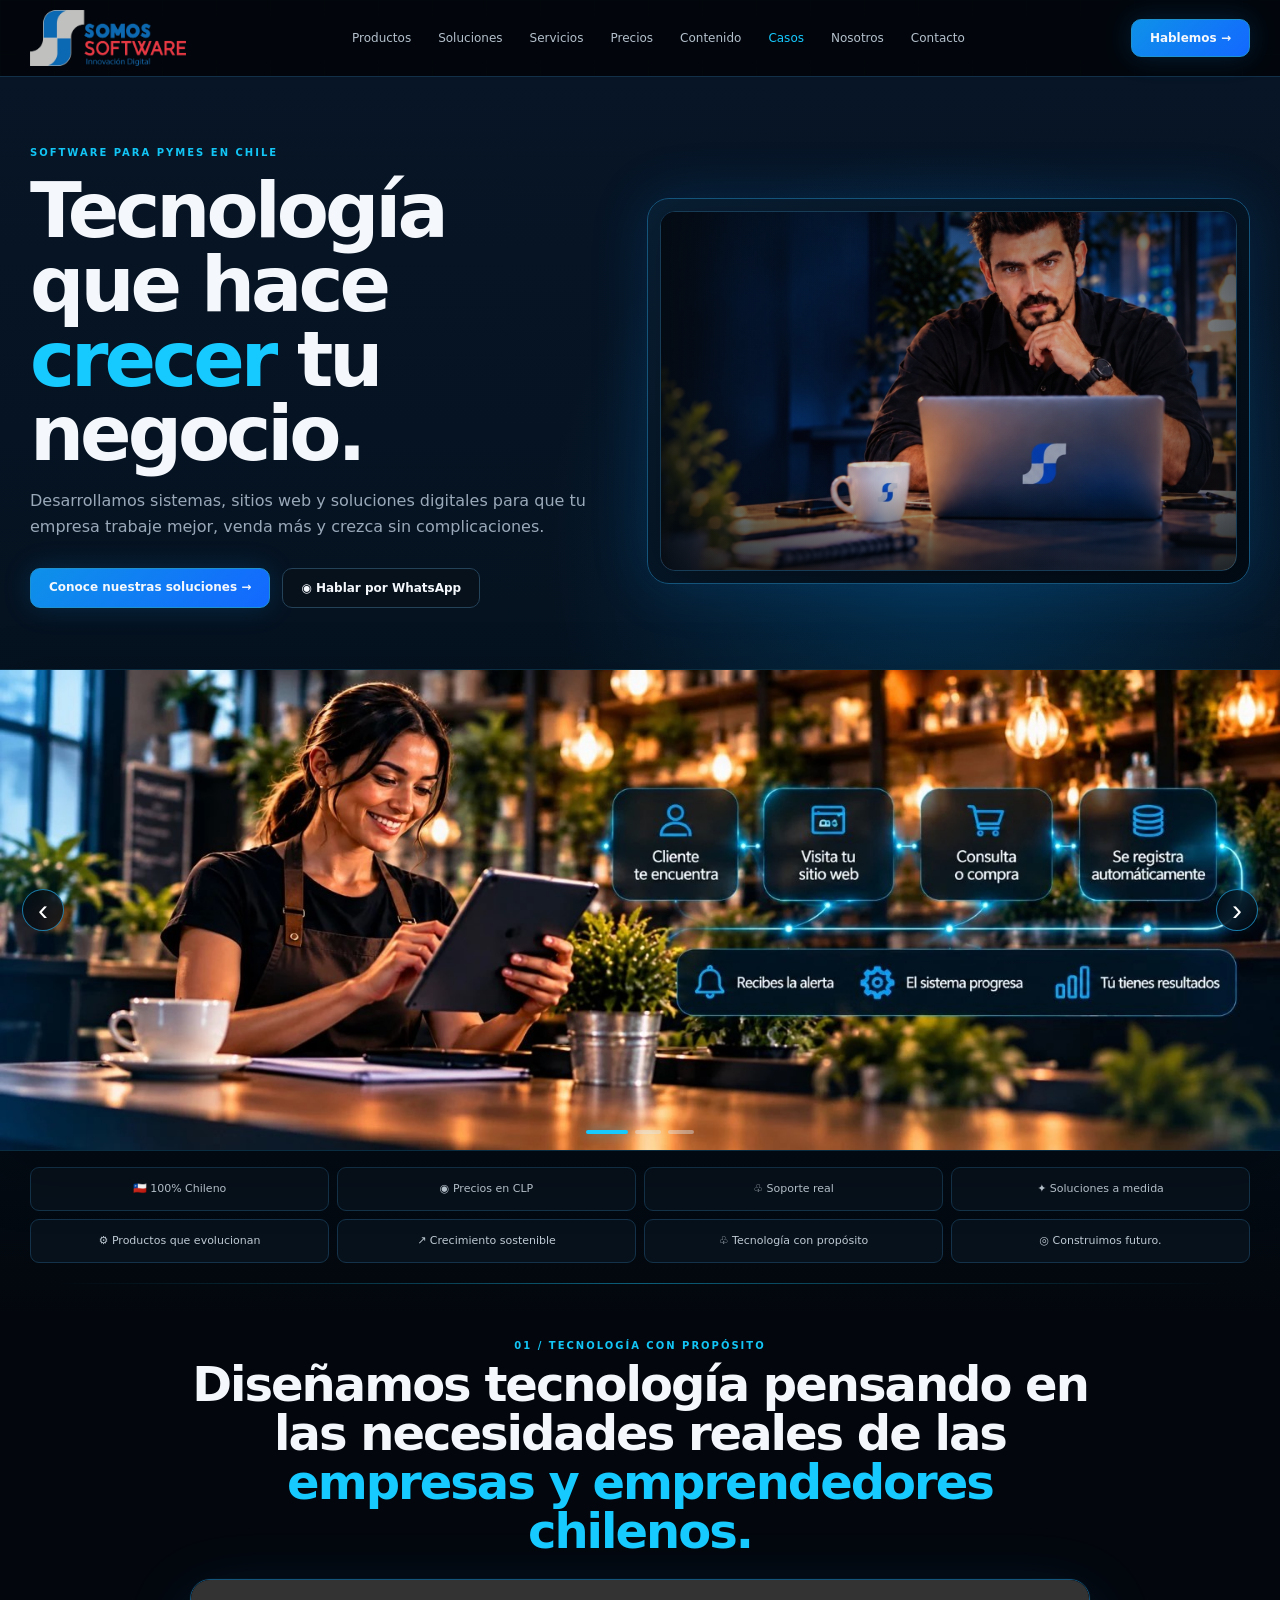
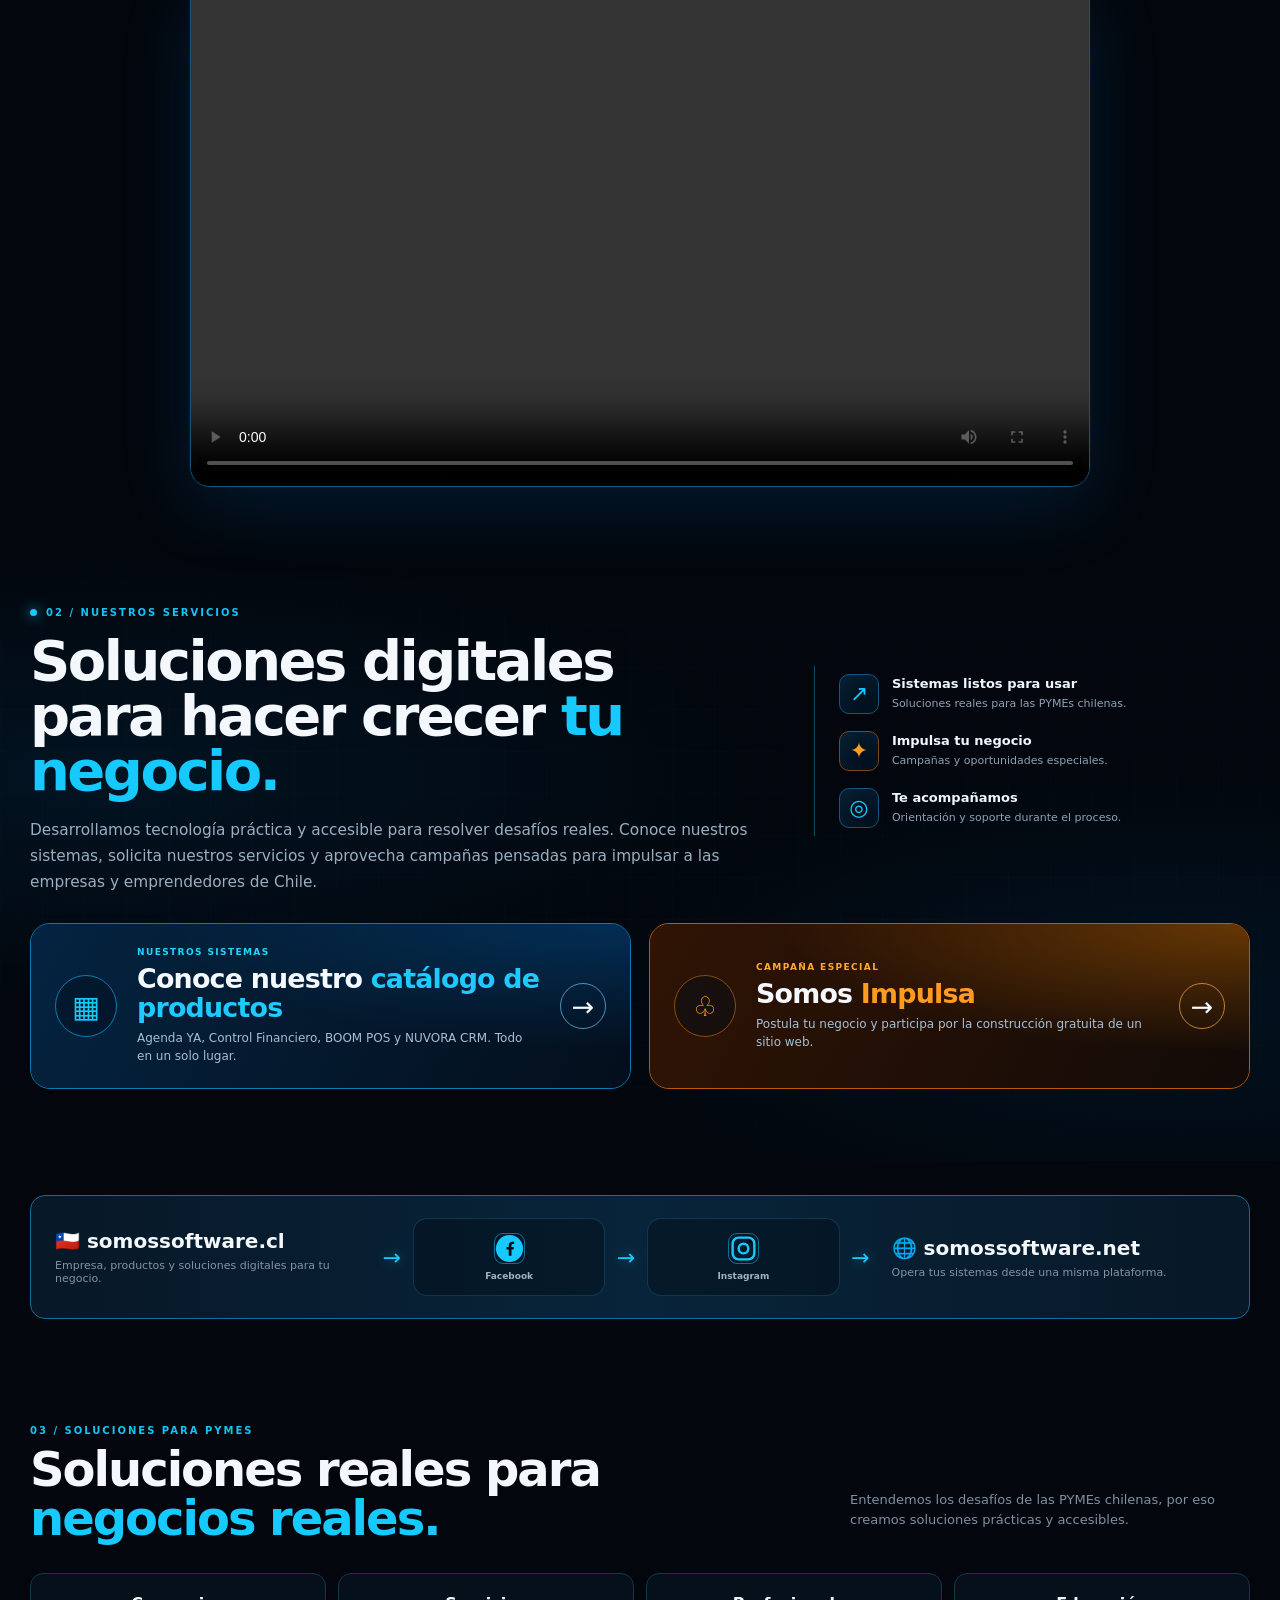
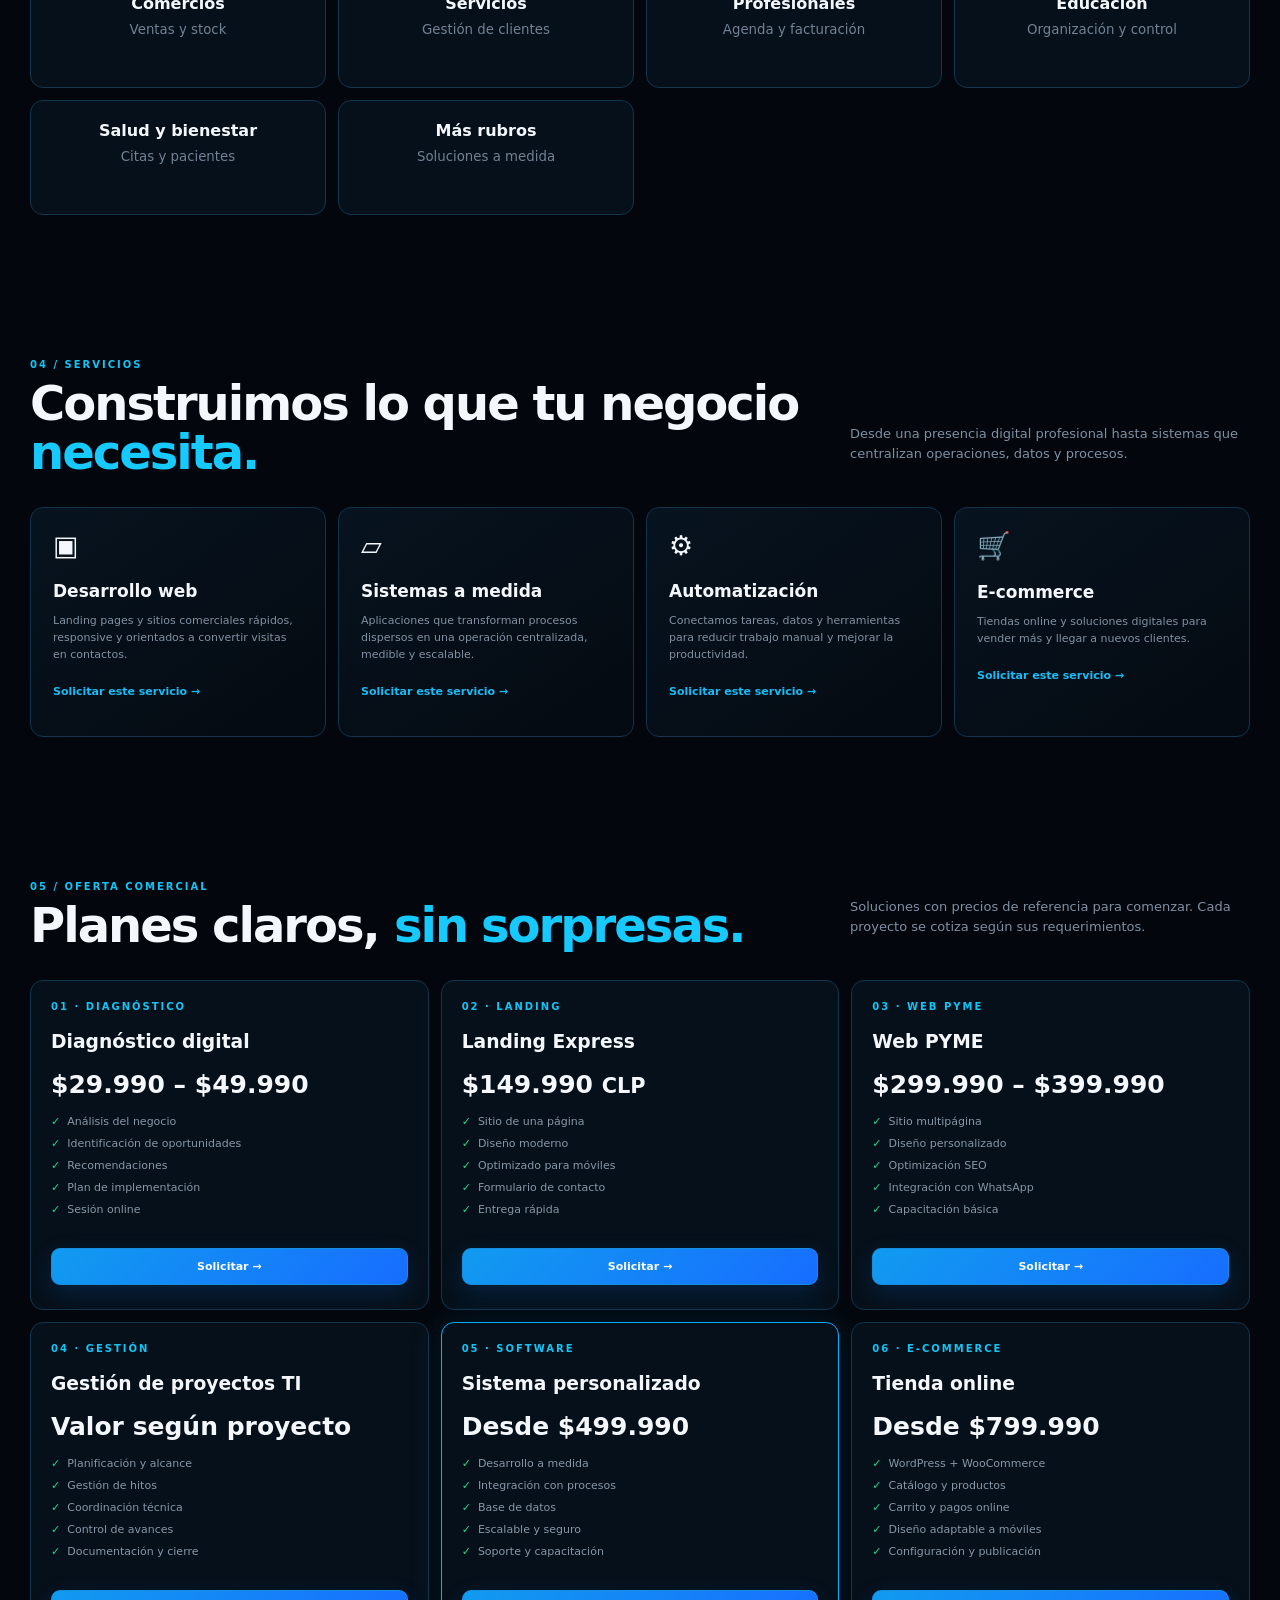
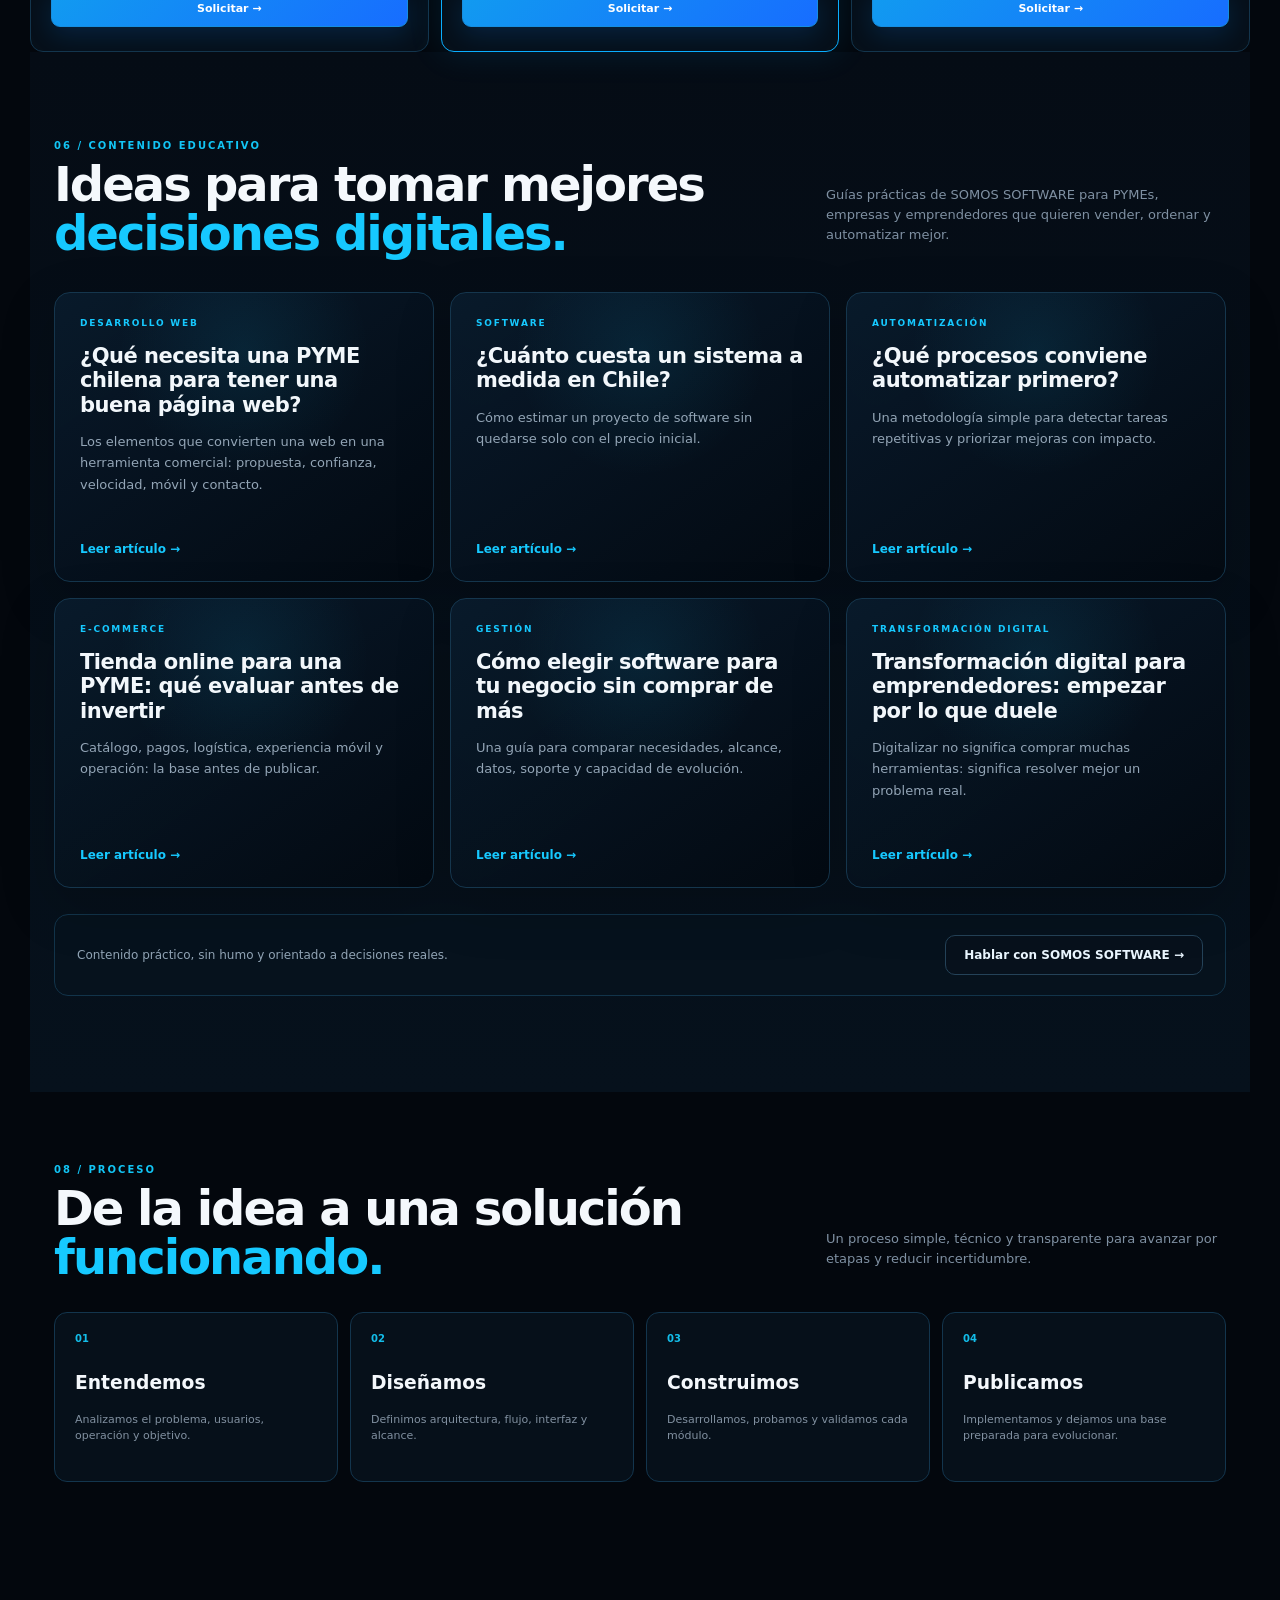
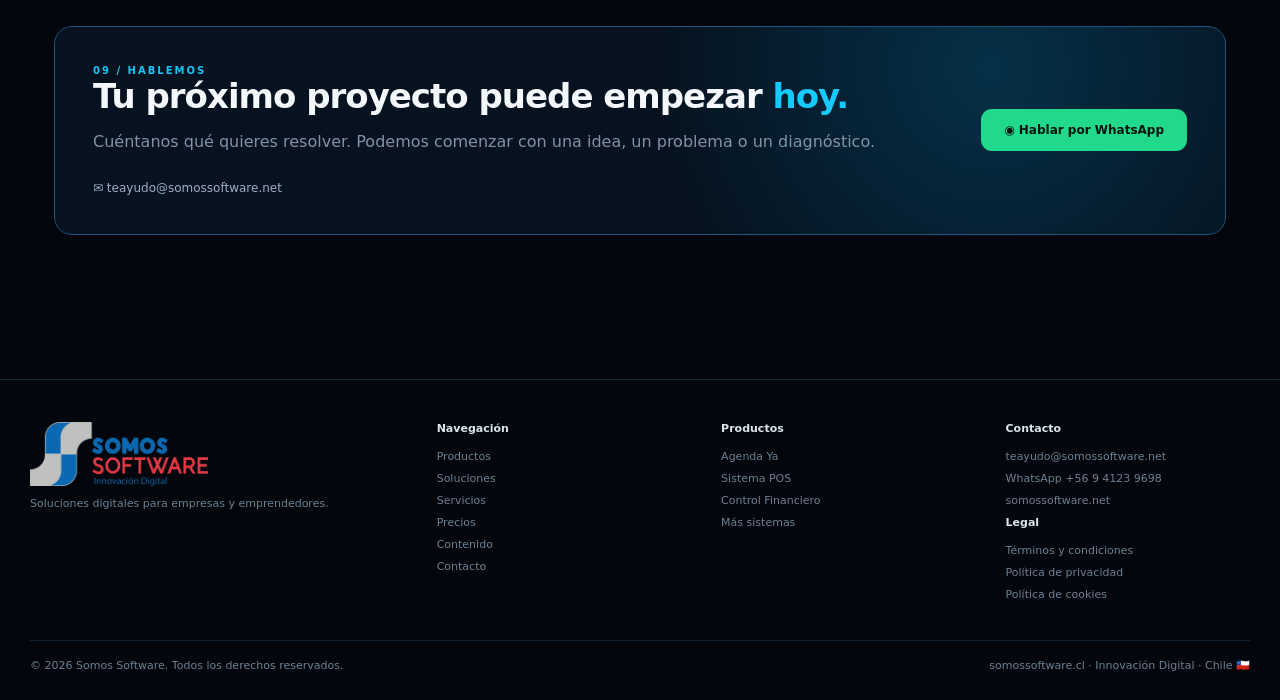
<file: index.html>
<!doctype html>
<html lang="es">
<head>
<meta charset="utf-8">
<meta name="viewport" content="width=device-width,initial-scale=1">
<meta name="description" content="Desarrollo web, sistemas a medida, automatización, e-commerce y soluciones digitales para PYMEs y empresas en Chile. Precios en CLP y soporte real.">
<meta name="theme-color" content="#050a12">
<meta name="robots" content="index,follow,max-image-preview:large">
<meta name="author" content="SOMOS SOFTWARE">
<link rel="canonical" href="https://somossoftware.cl/">
<link rel="alternate" href="https://somossoftware.cl/" hreflang="es-CL">
<meta property="og:type" content="website">
<meta property="og:locale" content="es_CL">
<meta property="og:site_name" content="SOMOS SOFTWARE">
<meta property="og:title" content="SOMOS SOFTWARE | Desarrollo Web, Sistemas y Software a Medida en Chile">
<meta property="og:description" content="Desarrollo web, sistemas a medida, automatización, e-commerce y soluciones digitales para PYMEs y empresas en Chile.">
<meta property="og:url" content="https://somossoftware.cl/">
<meta property="og:image" content="https://somossoftware.cl/hero-somos-software.jpg">
<meta property="og:image:alt" content="SOMOS SOFTWARE — tecnología para empresas y emprendedores en Chile">
<meta name="twitter:card" content="summary_large_image">
<meta name="twitter:title" content="SOMOS SOFTWARE | Tecnología que hace crecer tu negocio">
<meta name="twitter:description" content="Soluciones digitales para PYMEs y empresas en Chile: web, software a medida, automatización y e-commerce.">
<meta name="twitter:image" content="https://somossoftware.cl/hero-somos-software.jpg">
<link rel="icon" href="/favicon.ico" sizes="any">
<link rel="icon" type="image/png" sizes="16x16" href="/favicon-16x16.png">
<link rel="icon" type="image/png" sizes="32x32" href="/favicon-32x32.png">
<link rel="apple-touch-icon" sizes="180x180" href="/apple-touch-icon.png">
<link rel="icon" type="image/png" sizes="192x192" href="/android-chrome-192x192.png">
<link rel="icon" type="image/png" sizes="512x512" href="/android-chrome-512x512.png">
<meta name="msapplication-TileColor" content="#ffffff">
<title>SOMOS SOFTWARE | Desarrollo Web, Sistemas y Software a Medida en Chile</title>
<link rel="stylesheet" href="style.css">

<script type="application/ld+json">
{
  "@context":"https://schema.org",
  "@graph":[
    {"@type":"Organization","@id":"https://somossoftware.cl/#organization","name":"SOMOS SOFTWARE","url":"https://somossoftware.cl/","logo":"https://somossoftware.cl/logo-somos-software.png","email":"teayudo@somossoftware.net","sameAs":["https://www.facebook.com/share/1E1KdWDYBE/","https://www.instagram.com/somos.software/","https://www.somossoftware.net"]},
    {"@type":"WebSite","@id":"https://somossoftware.cl/#website","url":"https://somossoftware.cl/","name":"SOMOS SOFTWARE","publisher":{"@id":"https://somossoftware.cl/#organization"},"inLanguage":"es-CL"}
  ]
}
</script>
</head>
<body>
<header class="top"><div class="wrap nav">
<a class="brand" href="#"><img class="official-logo" src="logo-somos-software.png" alt="Somos Software · Innovación Digital"></a>
<nav class="links"><a href="#productos">Productos</a><a href="#soluciones">Soluciones</a><a href="#servicios">Servicios</a><a href="#precios">Precios</a><a href="#contenido">Contenido</a><a href="#casos">Casos</a><a href="#proceso">Nosotros</a><a href="#contacto">Contacto</a></nav>
<a class="cta" href="#contacto">Hablemos →</a></div></header>

<main>
<section class="hero">
  <div class="wrap heroGrid">
    <div>
      <div class="eyebrow">Software para PYMEs en Chile</div>
      <h1 class="motion-words">Tecnología que hace <span>crecer</span> tu negocio.</h1>
      <p>Desarrollamos sistemas, sitios web y soluciones digitales para que tu empresa trabaje mejor, venda más y crezca sin complicaciones.</p>
      <div class="actions">
        <a class="cta" href="https://www.somossoftware.net">Conoce nuestras soluciones →</a>
        <a class="ghost" href="https://wa.me/56941239698?text=Hola%20Somos%20Software,%20quiero%20conocer%20sus%20soluciones">◉ Hablar por WhatsApp</a>
      </div>
    </div>
    <div class="device hero-photo-device">
      <div class="screen hero-photo-screen">
        <img class="hero-photo" src="hero-somos-software.jpg" fetchpriority="high" decoding="async" alt="Somos Software · innovación digital">
        <div class="hero-photo-gradient"></div>
      </div>
    </div>
  </div>

  <div class="hero-carousel" aria-label="Soluciones digitales de Somos Software">
    <div class="carousel-track">
      <article class="carousel-slide is-active">
        <img loading="lazy" decoding="async" src="carousel-01.webp" alt="Flujo digital para clientes y negocios">
      </article>
      <article class="carousel-slide">
        <img loading="lazy" decoding="async" src="carousel-02.webp" alt="Panel tecnológico para gestión de negocios">
      </article>
      <article class="carousel-slide">
        <img loading="lazy" decoding="async" src="carousel-03.webp" alt="Gestión de negocio y control digital">
      </article>
    </div>
    <button class="carousel-control prev" type="button" aria-label="Imagen anterior">‹</button>
    <button class="carousel-control next" type="button" aria-label="Imagen siguiente">›</button>
    <div class="carousel-dots" role="tablist" aria-label="Seleccionar imagen">
      <button class="carousel-dot is-active" type="button" aria-label="Imagen 1"></button>
      <button class="carousel-dot" type="button" aria-label="Imagen 2"></button>
      <button class="carousel-dot" type="button" aria-label="Imagen 3"></button>
    </div>
  </div>

  <div class="wrap chips chips-expanded">
<div class="chip">🇨🇱 100% Chileno</div>
<div class="chip">◉ Precios en CLP</div>
<div class="chip">♧ Soporte real</div>
<div class="chip">✦ Soluciones a medida</div>
<div class="chip">⚙ Productos que evolucionan</div>
<div class="chip">↗ Crecimiento sostenible</div>
<div class="chip">♧ Tecnología con propósito</div>
<div class="chip">◎ Construimos futuro.</div>
</div></section>

<section class="video-section" id="video">
<div class="wrap">
<div class="sectionHead video-head">
<div>
<div class="label">01 / Tecnología con propósito</div>
<h2>Diseñamos tecnología pensando en las necesidades reales de las <span>empresas y emprendedores chilenos.</span></h2>
</div>
</div>
<div class="video-frame">
<video class="brand-video" controls playsinline preload="metadata">
<source src="somos-software-presentacion.mp4" type="video/mp4">
Tu navegador no soporta reproducción de video.
</video>
</div>
</div>
</section>
<section id="productos" class="solutions-entry-section">
  <div class="wrap">
    <div class="solutions-entry-head">
      <div class="solutions-entry-copy">
        <div class="label"><span class="label-dot" aria-hidden="true"></span> 02 / Nuestros servicios</div>
        <h2 class="motion-words">Soluciones digitales<br>para hacer crecer <span>tu negocio.</span></h2>
        <p>Desarrollamos tecnología práctica y accesible para resolver desafíos reales. Conoce nuestros sistemas, solicita nuestros servicios y aprovecha campañas pensadas para impulsar a las empresas y emprendedores de Chile.</p>
      </div>
      <div class="solutions-entry-points" aria-label="Lo que ofrecemos">
        <div class="entry-point"><span class="entry-point-icon" aria-hidden="true">↗</span><div><strong>Sistemas listos para usar</strong><small>Soluciones reales para las PYMEs chilenas.</small></div></div>
        <div class="entry-point"><span class="entry-point-icon orange" aria-hidden="true">✦</span><div><strong>Impulsa tu negocio</strong><small>Campañas y oportunidades especiales.</small></div></div>
        <div class="entry-point"><span class="entry-point-icon" aria-hidden="true">◎</span><div><strong>Te acompañamos</strong><small>Orientación y soporte durante el proceso.</small></div></div>
      </div>
    </div>

    <div class="solutions-entry-actions">
      <button class="entry-cta entry-cta-products" type="button" id="open-products-catalog" aria-haspopup="dialog" aria-controls="products-catalog-modal">
        <span class="entry-cta-symbol" aria-hidden="true">▦</span>
        <span class="entry-cta-content"><small>NUESTROS SISTEMAS</small><strong>Conoce nuestro <em>catálogo de productos</em></strong><span>Agenda YA, Control Financiero, BOOM POS y NUVORA CRM. Todo en un solo lugar.</span></span>
        <span class="entry-cta-arrow" aria-hidden="true">→</span>
      </button>
      <button class="entry-cta entry-cta-impulsa" type="button" id="open-impulsa-modal" aria-haspopup="dialog" aria-controls="impulsa-campaign-modal">
        <span class="entry-cta-symbol" aria-hidden="true">♧</span>
        <span class="entry-cta-content"><small>CAMPAÑA ESPECIAL</small><strong>Somos <em>Impulsa</em></strong><span>Postula tu negocio y participa por la construcción gratuita de un sitio web.</span></span>
        <span class="entry-cta-arrow" aria-hidden="true">→</span>
      </button>
    </div>
  </div>
</section>

<div class="catalog-modal" id="products-catalog-modal" role="dialog" aria-modal="true" aria-labelledby="products-catalog-title" aria-hidden="true" hidden>
  <button class="catalog-backdrop" type="button" data-close-catalog aria-label="Cerrar catálogo"></button>
  <div class="catalog-dialog" role="document" tabindex="-1">
    <div class="catalog-dialog-head">
      <div><div class="label">NUESTROS SISTEMAS</div><h2 id="products-catalog-title">Soluciones completas para tu <span>negocio.</span></h2><p>Conoce las herramientas que estamos construyendo para simplificar tu operación y ayudarte a crecer.</p></div>
      <button class="catalog-close" type="button" data-close-catalog aria-label="Cerrar catálogo">×</button>
    </div>
    <div class="catalog-grid">
      <article class="catalog-product catalog-agenda">
        <img src="assets/products/agenda-ya.png" alt="Logotipo de Agenda YA" loading="lazy" decoding="async">
        <h3>Agenda YA</h3><strong class="product-tagline">Encuentra. Elige. Agenda.</strong>
        <p>Simplifica tus reservas, organiza tus servicios y administra tus citas desde un solo lugar. Una experiencia pensada para que clientes y profesionales se conecten con menos fricción.</p>
        <ul><li>Reservas y disponibilidad online</li><li>Organización de servicios y horarios</li><li>Gestión de citas para negocios y profesionales</li><li>Una experiencia accesible desde el teléfono</li></ul>
        <a class="catalog-product-cta" href="https://www.agendaya.cl/" target="_blank" rel="noopener noreferrer">Ir a AgendaYa.cl <span>→</span></a>
      </article>
      <article class="catalog-product catalog-ccf">
        <img src="assets/products/ccf.png" alt="Logotipo de CCF Control Financiero" loading="lazy" decoding="async">
        <h3>CCF · Control Financiero</h3><strong class="product-tagline">Organiza. Controla. Crece.</strong>
        <p>Ordena tus finanzas personales o de negocio con una visión clara de ingresos, gastos, presupuestos y evolución financiera para tomar decisiones con más información.</p>
        <ul><li>Registro y control de ingresos y gastos</li><li>Presupuestos y seguimiento financiero</li><li>Reportes y gráficos para entender tu evolución</li><li>Organización centralizada de tus finanzas</li></ul>
        <a class="catalog-product-cta" href="https://www.controlfinanciero.cl/" target="_blank" rel="noopener noreferrer">Ir a ControlFinanciero.cl <span>→</span></a>
      </article>
      <article class="catalog-product catalog-boom">
        <img src="assets/products/boom-pos.png" alt="Logotipo de BOOM POS" loading="lazy" decoding="async">
        <h3>BOOM POS</h3><strong class="product-tagline">Vende. Gestiona. Simplifica.</strong>
        <p>Una solución de punto de venta diseñada para reunir las tareas cotidianas de tu comercio y facilitar una operación más ordenada desde el teléfono o el equipo de trabajo.</p>
        <ul><li>Gestión de ventas y productos</li><li>Control de stock y movimientos</li><li>Información para revisar el desempeño</li><li>Herramientas pensadas para comercios y servicios</li></ul>
        <span class="catalog-product-cta is-coming" aria-label="BOOM POS estará disponible próximamente">Próximamente</span>
      </article>
      <article class="catalog-product catalog-nuvora">
        <img src="assets/products/nuvora-crm.png" alt="Logotipo de NUVORA CRM" loading="lazy" decoding="async">
        <h3>NUVORA CRM</h3><strong class="product-tagline">Conecta. Gestiona. Vende.</strong>
        <p>Centraliza la información de tus clientes y fortalece la gestión comercial con una visión organizada de oportunidades, seguimiento y relaciones de negocio.</p>
        <ul><li>Centralización de clientes y contactos</li><li>Seguimiento de oportunidades comerciales</li><li>Organización de tareas y procesos</li><li>Información para mejorar la relación con clientes</li></ul>
        <span class="catalog-product-cta is-coming" aria-label="NUVORA CRM estará disponible próximamente">Próximamente</span>
      </article>
    </div>
    <p class="catalog-footnote">¿Necesitas una solución distinta? <a href="#contacto" data-close-catalog-link>Conversemos sobre tu proyecto →</a></p>
  </div>
</div>

<div class="catalog-modal impulsa-modal" id="impulsa-campaign-modal" role="dialog" aria-modal="true" aria-labelledby="impulsa-modal-title" aria-hidden="true" hidden>
  <button class="catalog-backdrop" type="button" data-close-impulsa aria-label="Cerrar campaña Somos Impulsa"></button>
  <div class="catalog-dialog impulsa-dialog" role="document" tabindex="-1">
    <div class="catalog-dialog-head">
      <div><div class="label impulsa-label">CAMPAÑA ESPECIAL · SOMOS SOFTWARE</div><h2 id="impulsa-modal-title">Somos <span>Impulsa</span></h2><p class="impulsa-modal-subtitle">Impulsamos negocios reales.</p></div>
      <button class="catalog-close impulsa-close" type="button" data-close-impulsa aria-label="Cerrar campaña Somos Impulsa">×</button>
    </div>
    <div class="impulsa-modal-content">
      <div class="impulsa-promo-art" aria-hidden="true"><div class="promo-window"><span></span><span></span><span></span><div class="promo-window-lines"></div></div><div class="promo-burst">3<strong>SITIOS WEB<br>GRATIS</strong></div></div>
      <div class="impulsa-modal-copy"><p>Regalamos la construcción de tres sitios web a negocios que postulen. Queremos apoyar a emprendedores, independientes y pequeñas empresas chilenas en su crecimiento digital.</p>
        <div class="impulsa-benefits">
          <div><span aria-hidden="true">♙</span><strong>Para emprendedores</strong><small>Negocios, servicios e independientes.</small></div>
          <div><span aria-hidden="true">★</span><strong>Sitio web profesional</strong><small>Diseño moderno y adaptado a tu negocio.</small></div>
          <div><span aria-hidden="true">✦</span><strong>100% gratis</strong><small>Postula y participa por uno de los tres sitios web.</small></div>
        </div>
        <a class="impulsa-submit" href="https://www.somossoftware.net/somos-impulsa/index.html" target="_blank" rel="noopener noreferrer">Postula tu negocio ahora <span aria-hidden="true">→ ↗</span></a>
        <p class="impulsa-directory-note">Ir al directorio Somos Impulsa</p>
      </div>
    </div>
  </div>
</div>

<section class="network-section"><div class="wrap"><div class="bridge network-bridge" aria-label="Ecosistema digital SOMOS SOFTWARE">
  <div class="network-brand network-cl"><strong>🇨🇱 somossoftware.cl</strong><p>Empresa, productos y soluciones digitales para tu negocio.</p></div>
  <div class="arrow network-arrow" aria-hidden="true">→</div>
  <a class="social-node facebook-node" href="https://www.facebook.com/share/1E1KdWDYBE/" target="_blank" rel="noopener noreferrer" aria-label="Facebook de Somos Software"><svg class="social-icon facebook-logo" viewBox="0 0 32 32" aria-hidden="true" focusable="false"><circle cx="16" cy="16" r="15" fill="currentColor"/><path fill="#050a12" d="M18.2 24v-7h2.35l.35-2.75H18.2v-1.76c0-.8.22-1.34 1.38-1.34h1.47V8.69c-.26-.03-1.16-.11-2.2-.11-2.18 0-3.68 1.33-3.68 3.77v1.9h-2.47V17h2.47v7h3.03Z"/></svg><strong>Facebook</strong></a>
  <div class="arrow network-arrow" aria-hidden="true">→</div>
  <a class="social-node instagram-node" href="https://www.instagram.com/somos.software/" target="_blank" rel="noopener noreferrer" aria-label="Instagram de Somos Software"><svg class="social-icon" viewBox="0 0 24 24" aria-hidden="true"><rect x="3" y="3" width="18" height="18" rx="5" fill="none" stroke="currentColor" stroke-width="2"/><circle cx="12" cy="12" r="4" fill="none" stroke="currentColor" stroke-width="2"/><circle cx="17.5" cy="6.5" r="1.2"/></svg><strong>Instagram</strong></a>
  <div class="arrow network-arrow" aria-hidden="true">→</div>
  <a class="bridge-link network-net" href="https://www.somossoftware.net" target="_blank" rel="noopener noreferrer" aria-label="Ir a somossoftware.net"><strong>🌐 somossoftware.net</strong><p>Opera tus sistemas desde una misma plataforma.</p></a>
</div></div></section>

<section id="soluciones"><div class="wrap"><div class="sectionHead"><div><div class="label">03 / Soluciones para PYMEs</div><h2 class="motion-words">Soluciones reales para <span>negocios reales.</span></h2></div><p>Entendemos los desafíos de las PYMEs chilenas, por eso creamos soluciones prácticas y accesibles.</p></div><div class="solutionGrid">
<div class="solution"><b>Comercios</b><small>Ventas y stock</small></div><div class="solution"><b>Servicios</b><small>Gestión de clientes</small></div><div class="solution"><b>Profesionales</b><small>Agenda y facturación</small></div><div class="solution"><b>Educación</b><small>Organización y control</small></div><div class="solution"><b>Salud y bienestar</b><small>Citas y pacientes</small></div><div class="solution"><b>Más rubros</b><small>Soluciones a medida</small></div></div></div></section>

<section id="servicios"><div class="wrap"><div class="sectionHead"><div><div class="label">04 / Servicios</div><h2 id="titulo-servicios" class="motion-slide-right requested-title">Construimos lo que tu negocio <span>necesita.</span></h2></div><p>Desde una presencia digital profesional hasta sistemas que centralizan operaciones, datos y procesos.</p></div><div class="grid4">
<div class="card"><div class="icon">▣</div><h3>Desarrollo web</h3><p>Landing pages y sitios comerciales rápidos, responsive y orientados a convertir visitas en contactos.</p><a class="more" href="#contacto">Solicitar este servicio →</a></div>
<div class="card"><div class="icon">▱</div><h3>Sistemas a medida</h3><p>Aplicaciones que transforman procesos dispersos en una operación centralizada, medible y escalable.</p><a class="more" href="#contacto">Solicitar este servicio →</a></div>
<div class="card"><div class="icon">⚙</div><h3>Automatización</h3><p>Conectamos tareas, datos y herramientas para reducir trabajo manual y mejorar la productividad.</p><a class="more" href="#contacto">Solicitar este servicio →</a></div>
<div class="card"><div class="icon">🛒</div><h3>E-commerce</h3><p>Tiendas online y soluciones digitales para vender más y llegar a nuevos clientes.</p><a class="more" href="#contacto">Solicitar este servicio →</a></div>
</div></div></section>

<section id="precios"><div class="wrap"><div class="sectionHead"><div><div class="label">05 / Oferta comercial</div><h2 class="motion-words">Planes claros, <span>sin sorpresas.</span></h2></div><p>Soluciones con precios de referencia para comenzar. Cada proyecto se cotiza según sus requerimientos.</p></div><div class="priceGrid">
<div class="price"><div class="label">01 · DIAGNÓSTICO</div><h3>Diagnóstico digital</h3><div class="amount">$29.990 – $49.990</div><ul><li>Análisis del negocio</li><li>Identificación de oportunidades</li><li>Recomendaciones</li><li>Plan de implementación</li><li>Sesión online</li></ul><a class="price-cta" href="https://wa.me/56941239698?text=Hola%20Somos%20Software,%20quiero%20solicitar%20un%20Diagn%C3%B3stico%20digital.">Solicitar →</a></div>
<div class="price"><div class="label">02 · LANDING</div><h3>Landing Express</h3><div class="amount">$149.990 <small>CLP</small></div><ul><li>Sitio de una página</li><li>Diseño moderno</li><li>Optimizado para móviles</li><li>Formulario de contacto</li><li>Entrega rápida</li></ul><a class="price-cta" href="https://wa.me/56941239698?text=Hola%20Somos%20Software,%20quiero%20solicitar%20una%20Landing%20Express.">Solicitar →</a></div>
<div class="price"><div class="label">03 · WEB PYME</div><h3>Web PYME</h3><div class="amount">$299.990 – $399.990</div><ul><li>Sitio multipágina</li><li>Diseño personalizado</li><li>Optimización SEO</li><li>Integración con WhatsApp</li><li>Capacitación básica</li></ul><a class="price-cta" href="https://wa.me/56941239698?text=Hola%20Somos%20Software,%20quiero%20cotizar%20una%20Web%20PYME.">Solicitar →</a></div>
<div class="price"><div class="label">04 · GESTIÓN</div><h3>Gestión de proyectos TI</h3><div class="amount">Valor según proyecto</div><ul><li>Planificación y alcance</li><li>Gestión de hitos</li><li>Coordinación técnica</li><li>Control de avances</li><li>Documentación y cierre</li></ul><a class="price-cta" href="https://wa.me/56941239698?text=Hola%20Somos%20Software,%20quiero%20cotizar%20Gesti%C3%B3n%20de%20proyectos%20TI.">Solicitar →</a></div>
<div class="price featured"><div class="label">05 · SOFTWARE</div><h3>Sistema personalizado</h3><div class="amount">Desde $499.990</div><ul><li>Desarrollo a medida</li><li>Integración con procesos</li><li>Base de datos</li><li>Escalable y seguro</li><li>Soporte y capacitación</li></ul><a class="price-cta" href="https://wa.me/56941239698?text=Hola%20Somos%20Software,%20quiero%20cotizar%20un%20Sistema%20personalizado.">Solicitar →</a></div>
<div class="price"><div class="label">06 · E-COMMERCE</div><h3>Tienda online</h3><div class="amount">Desde $799.990</div><ul><li>WordPress + WooCommerce</li><li>Catálogo y productos</li><li>Carrito y pagos online</li><li>Diseño adaptable a móviles</li><li>Configuración y publicación</li></ul><a class="price-cta" href="https://wa.me/56941239698?text=Hola%20Somos%20Software,%20quiero%20cotizar%20una%20Tienda%20online%20con%20WooCommerce.">Solicitar →</a></div>
</div>


<section id="contenido" class="content-section"><div class="wrap"><div class="sectionHead"><div><div class="label">06 / Contenido educativo</div><h2 class="motion-words">Ideas para tomar mejores <span>decisiones digitales.</span></h2></div><p>Guías prácticas de SOMOS SOFTWARE para PYMEs, empresas y emprendedores que quieren vender, ordenar y automatizar mejor.</p></div><div class="article-grid">
<article class="article-card"><div class="article-kicker">DESARROLLO WEB</div><h3>¿Qué necesita una PYME chilena para tener una buena página web?</h3><p>Los elementos que convierten una web en una herramienta comercial: propuesta, confianza, velocidad, móvil y contacto.</p><a href="articulo-desarrollo-web-para-pymes-en-chile.html">Leer artículo →</a></article>
<article class="article-card"><div class="article-kicker">SOFTWARE</div><h3>¿Cuánto cuesta un sistema a medida en Chile?</h3><p>Cómo estimar un proyecto de software sin quedarse solo con el precio inicial.</p><a href="articulo-costo-sistema-a-medida-en-chile.html">Leer artículo →</a></article>
<article class="article-card"><div class="article-kicker">AUTOMATIZACIÓN</div><h3>¿Qué procesos conviene automatizar primero?</h3><p>Una metodología simple para detectar tareas repetitivas y priorizar mejoras con impacto.</p><a href="articulo-automatizacion-de-procesos-para-pymes.html">Leer artículo →</a></article>
<article class="article-card"><div class="article-kicker">E-COMMERCE</div><h3>Tienda online para una PYME: qué evaluar antes de invertir</h3><p>Catálogo, pagos, logística, experiencia móvil y operación: la base antes de publicar.</p><a href="articulo-tienda-online-woocommerce-para-pymes.html">Leer artículo →</a></article>
<article class="article-card"><div class="article-kicker">GESTIÓN</div><h3>Cómo elegir software para tu negocio sin comprar de más</h3><p>Una guía para comparar necesidades, alcance, datos, soporte y capacidad de evolución.</p><a href="articulo-como-elegir-software-para-tu-negocio.html">Leer artículo →</a></article>
<article class="article-card"><div class="article-kicker">TRANSFORMACIÓN DIGITAL</div><h3>Transformación digital para emprendedores: empezar por lo que duele</h3><p>Digitalizar no significa comprar muchas herramientas: significa resolver mejor un problema real.</p><a href="articulo-transformacion-digital-para-emprendedores.html">Leer artículo →</a></article>
</div><div class="content-cta"><span>Contenido práctico, sin humo y orientado a decisiones reales.</span><a class="ghost" href="#contacto">Hablar con SOMOS SOFTWARE →</a></div></div></section>

<section id="casos" class="cases-hidden" aria-hidden="true"><div class="wrap"><div class="sectionHead"><div><div class="label">07 / Casos de uso</div><h2>Historias de negocios que ya <span>avanzan.</span></h2></div><p>Ejemplos de cómo nuestras soluciones pueden adaptarse a operaciones reales.</p></div><div class="caseGrid">
<div class="case"><div class="photo">✂️</div><div><b>Salón de belleza</b><p>Agenda, reservas y gestión de clientes en una sola experiencia.</p></div></div>
<div class="case"><div class="photo">🛒</div><div><b>Minimarket</b><p>Control de ventas, productos y operación diaria.</p></div></div>
<div class="case"><div class="photo">📊</div><div><b>Servicios técnicos</b><p>Ingresos, gastos y seguimiento de la operación.</p></div></div>
<div class="case"><div class="photo">💻</div><div><b>Emprendimiento</b><p>Presencia digital y herramientas para crecer.</p></div></div>
</div></div></section>

<section id="proceso"><div class="wrap"><div class="sectionHead"><div><div class="label">08 / Proceso</div><h2 id="titulo-proceso" class="motion-slide-right requested-title">De la idea a una solución <span>funcionando.</span></h2></div><p>Un proceso simple, técnico y transparente para avanzar por etapas y reducir incertidumbre.</p></div><div class="processGrid">
<div class="process"><div class="num">01</div><h3>Entendemos</h3><p>Analizamos el problema, usuarios, operación y objetivo.</p></div><div class="process"><div class="num">02</div><h3>Diseñamos</h3><p>Definimos arquitectura, flujo, interfaz y alcance.</p></div><div class="process"><div class="num">03</div><h3>Construimos</h3><p>Desarrollamos, probamos y validamos cada módulo.</p></div><div class="process"><div class="num">04</div><h3>Publicamos</h3><p>Implementamos y dejamos una base preparada para evolucionar.</p></div>
</div></div></section>

<section id="contacto"><div class="wrap"><div class="final"><div><div class="label">09 / Hablemos</div><h2>Tu próximo proyecto puede empezar <span>hoy.</span></h2><p style="color:#8293a5">Cuéntanos qué quieres resolver. Podemos comenzar con una idea, un problema o un diagnóstico.</p><a class="contact-email" href="mailto:teayudo@somossoftware.net">✉ teayudo@somossoftware.net</a></div><a class="wa" href="https://wa.me/56941239698?text=Hola%20Somos%20Software,%20quiero%20conocer%20sus%20soluciones">◉ Hablar por WhatsApp</a></div></div></section>
</main>

<footer><div class="wrap"><div class="foot"><div><div class="brand"><img class="official-logo footer-logo" src="logo-somos-software.png" alt="Somos Software · Innovación Digital"></div><p>Soluciones digitales para empresas y emprendedores.</p></div><div><h4>Navegación</h4><a href="#productos">Productos</a><a href="#soluciones">Soluciones</a><a href="#servicios">Servicios</a><a href="#precios">Precios</a><a href="#contenido">Contenido</a><a href="#contacto">Contacto</a></div><div><h4>Productos</h4><a href="#">Agenda Ya</a><a href="#">Sistema POS</a><a href="#">Control Financiero</a><a href="#">Más sistemas</a></div><div><h4>Contacto</h4><a href="mailto:teayudo@somossoftware.net">teayudo@somossoftware.net</a><a href="https://wa.me/56941239698?text=Hola%20Somos%20Software,%20quiero%20conocer%20sus%20soluciones">WhatsApp +56 9 4123 9698</a><a href="https://www.somossoftware.net" target="_blank" rel="noopener noreferrer" aria-label="Abrir somossoftware.net">somossoftware.net</a><h4>Legal</h4><a href="#">Términos y condiciones</a><a href="#">Política de privacidad</a><a href="#">Política de cookies</a></div></div><div class="copy"><span>© 2026 Somos Software. Todos los derechos reservados.</span><span>somossoftware.cl · Innovación Digital · Chile 🇨🇱</span></div></div></footer>
<script src="main.js"></script>
</body>
</html>
</file>
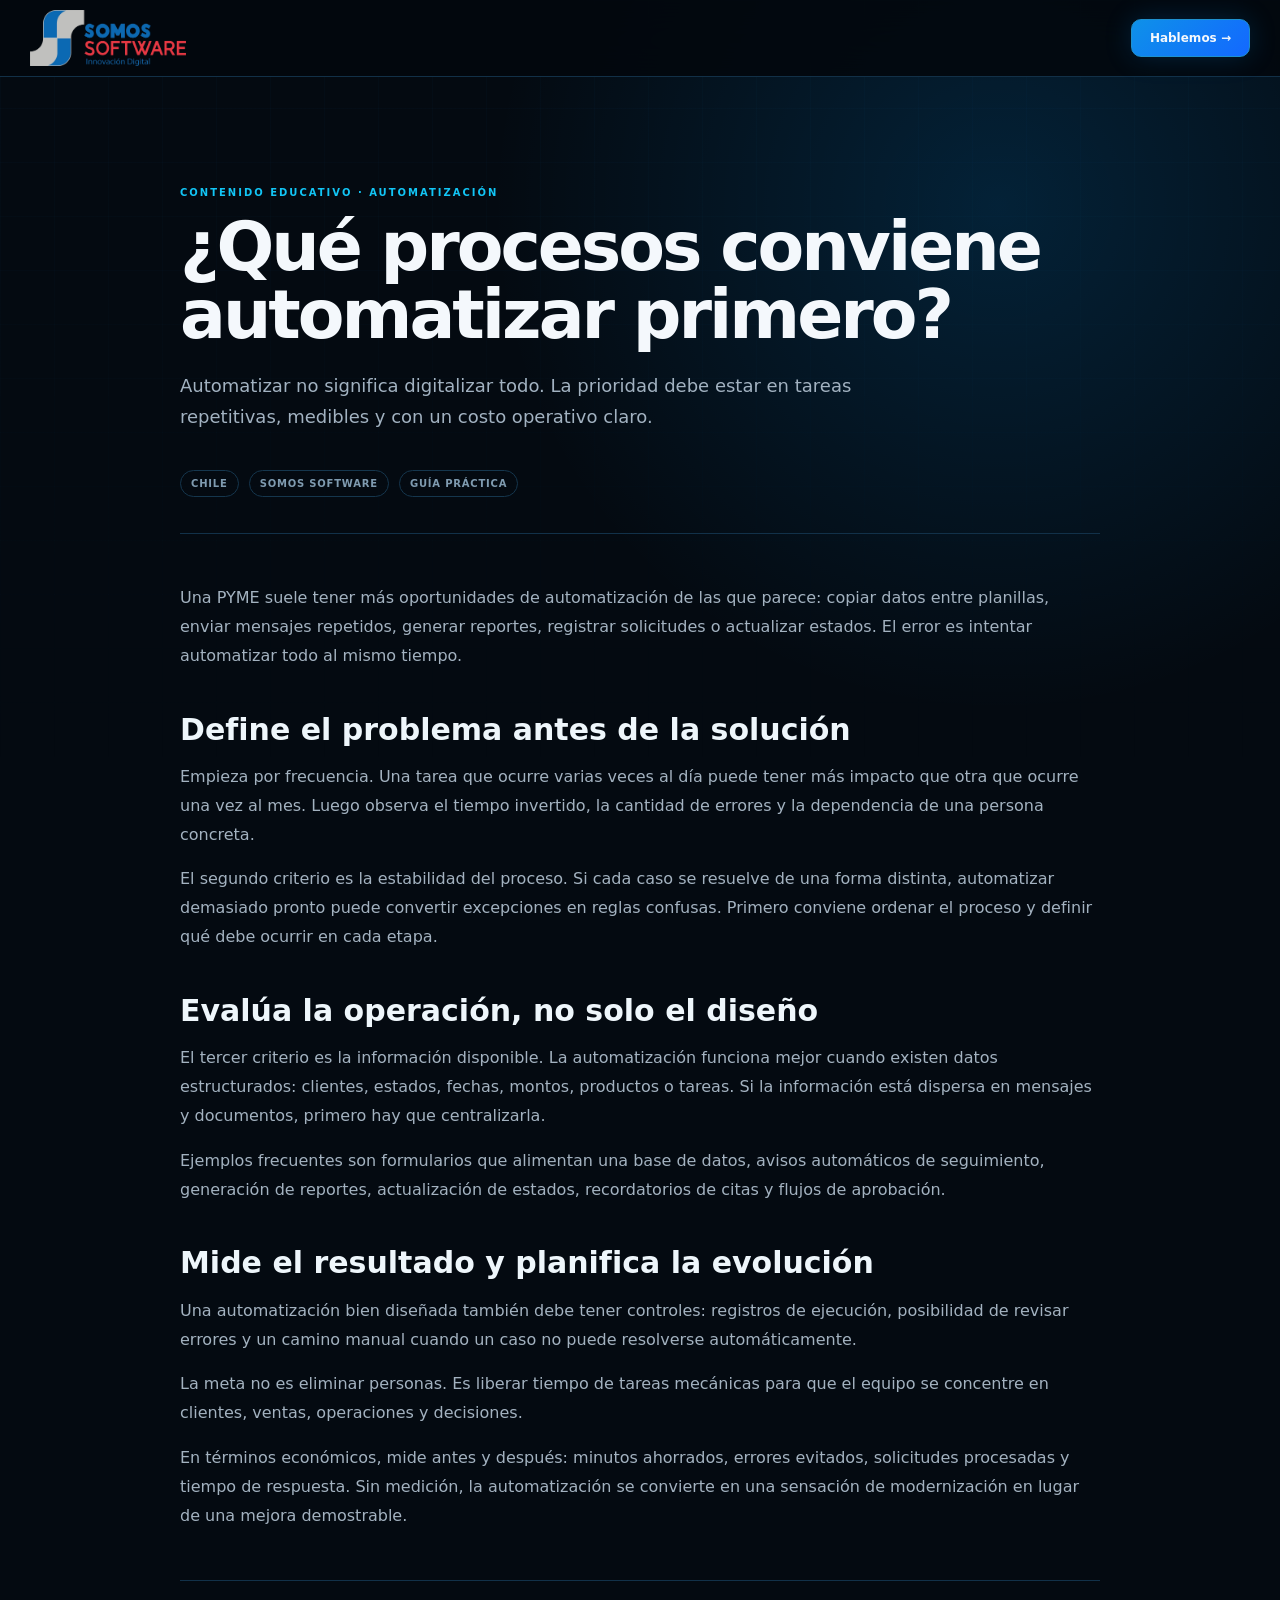
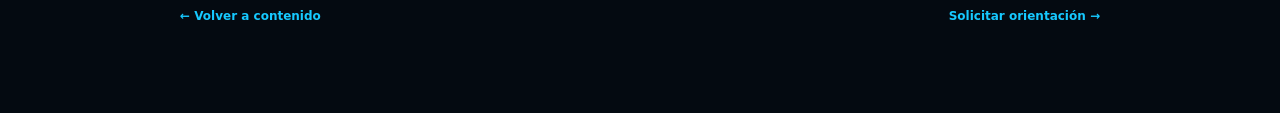
<file: articulo-automatizacion-de-procesos-para-pymes.html>
<!doctype html><html lang="es-CL"><head><meta charset="utf-8"><meta name="viewport" content="width=device-width,initial-scale=1"><meta name="robots" content="index,follow,max-image-preview:large">
<meta name="description" content="Automatizar no significa digitalizar todo. La prioridad debe estar en tareas repetitivas, medibles y con un costo operativo claro."><meta name="author" content="SOMOS SOFTWARE"><link rel="canonical" href="https://somossoftware.cl/articulo-automatizacion-de-procesos-para-pymes.html"><link rel="icon" href="logo-somos-software.png" type="image/png"><meta property="og:type" content="article"><meta property="og:locale" content="es_CL"><meta property="og:site_name" content="SOMOS SOFTWARE"><meta property="og:title" content="¿Qué procesos conviene automatizar primero? | SOMOS SOFTWARE"><meta property="og:description" content="Automatizar no significa digitalizar todo. La prioridad debe estar en tareas repetitivas, medibles y con un costo operativo claro."><meta property="og:url" content="https://somossoftware.cl/articulo-automatizacion-de-procesos-para-pymes.html"><meta property="og:image" content="https://somossoftware.cl/hero-somos-software.jpg"><meta name="twitter:card" content="summary_large_image"><meta name="twitter:title" content="¿Qué procesos conviene automatizar primero? | SOMOS SOFTWARE"><meta name="twitter:description" content="Automatizar no significa digitalizar todo. La prioridad debe estar en tareas repetitivas, medibles y con un costo operativo claro."><meta name="twitter:image" content="https://somossoftware.cl/hero-somos-software.jpg"><title>¿Qué procesos conviene automatizar primero? | SOMOS SOFTWARE</title><link rel="stylesheet" href="style.css"><script type="application/ld+json">{"@context":"https://schema.org","@type":"Article","headline":"¿Qué procesos conviene automatizar primero?","description":"Automatizar no significa digitalizar todo. La prioridad debe estar en tareas repetitivas, medibles y con un costo operativo claro.","mainEntityOfPage":{"@type":"WebPage","@id":"https://somossoftware.cl/articulo-automatizacion-de-procesos-para-pymes.html"},"author":{"@type":"Organization","name":"SOMOS SOFTWARE","url":"https://somossoftware.cl/"},"publisher":{"@type":"Organization","name":"SOMOS SOFTWARE","logo":{"@type":"ImageObject","url":"https://somossoftware.cl/logo-somos-software.png"}},"inLanguage":"es-CL"}</script></head><body class="article-page"><header class="top"><div class="wrap nav"><a class="brand" href="index.html"><img class="official-logo" src="logo-somos-software.png" alt="SOMOS SOFTWARE"></a><a class="cta" href="index.html#contacto">Hablemos →</a></div></header><main><article class="article-shell"><div class="eyebrow">Contenido educativo · Automatización</div><h1>¿Qué procesos conviene automatizar primero?</h1><p class="article-intro">Automatizar no significa digitalizar todo. La prioridad debe estar en tareas repetitivas, medibles y con un costo operativo claro.</p><div class="article-meta"><span>Chile</span><span>SOMOS SOFTWARE</span><span>Guía práctica</span></div><div class="article-body"><p>Una PYME suele tener más oportunidades de automatización de las que parece: copiar datos entre planillas, enviar mensajes repetidos, generar reportes, registrar solicitudes o actualizar estados. El error es intentar automatizar todo al mismo tiempo.</p><h2>Define el problema antes de la solución</h2><p>Empieza por frecuencia. Una tarea que ocurre varias veces al día puede tener más impacto que otra que ocurre una vez al mes. Luego observa el tiempo invertido, la cantidad de errores y la dependencia de una persona concreta.</p><p>El segundo criterio es la estabilidad del proceso. Si cada caso se resuelve de una forma distinta, automatizar demasiado pronto puede convertir excepciones en reglas confusas. Primero conviene ordenar el proceso y definir qué debe ocurrir en cada etapa.</p><h2>Evalúa la operación, no solo el diseño</h2><p>El tercer criterio es la información disponible. La automatización funciona mejor cuando existen datos estructurados: clientes, estados, fechas, montos, productos o tareas. Si la información está dispersa en mensajes y documentos, primero hay que centralizarla.</p><p>Ejemplos frecuentes son formularios que alimentan una base de datos, avisos automáticos de seguimiento, generación de reportes, actualización de estados, recordatorios de citas y flujos de aprobación.</p><h2>Mide el resultado y planifica la evolución</h2><p>Una automatización bien diseñada también debe tener controles: registros de ejecución, posibilidad de revisar errores y un camino manual cuando un caso no puede resolverse automáticamente.</p><p>La meta no es eliminar personas. Es liberar tiempo de tareas mecánicas para que el equipo se concentre en clientes, ventas, operaciones y decisiones.</p><p>En términos económicos, mide antes y después: minutos ahorrados, errores evitados, solicitudes procesadas y tiempo de respuesta. Sin medición, la automatización se convierte en una sensación de modernización en lugar de una mejora demostrable.</p></div><div class="article-footer"><a href="index.html#contenido">← Volver a contenido</a><a href="index.html#contacto">Solicitar orientación →</a></div></article></main></body></html>
</file>
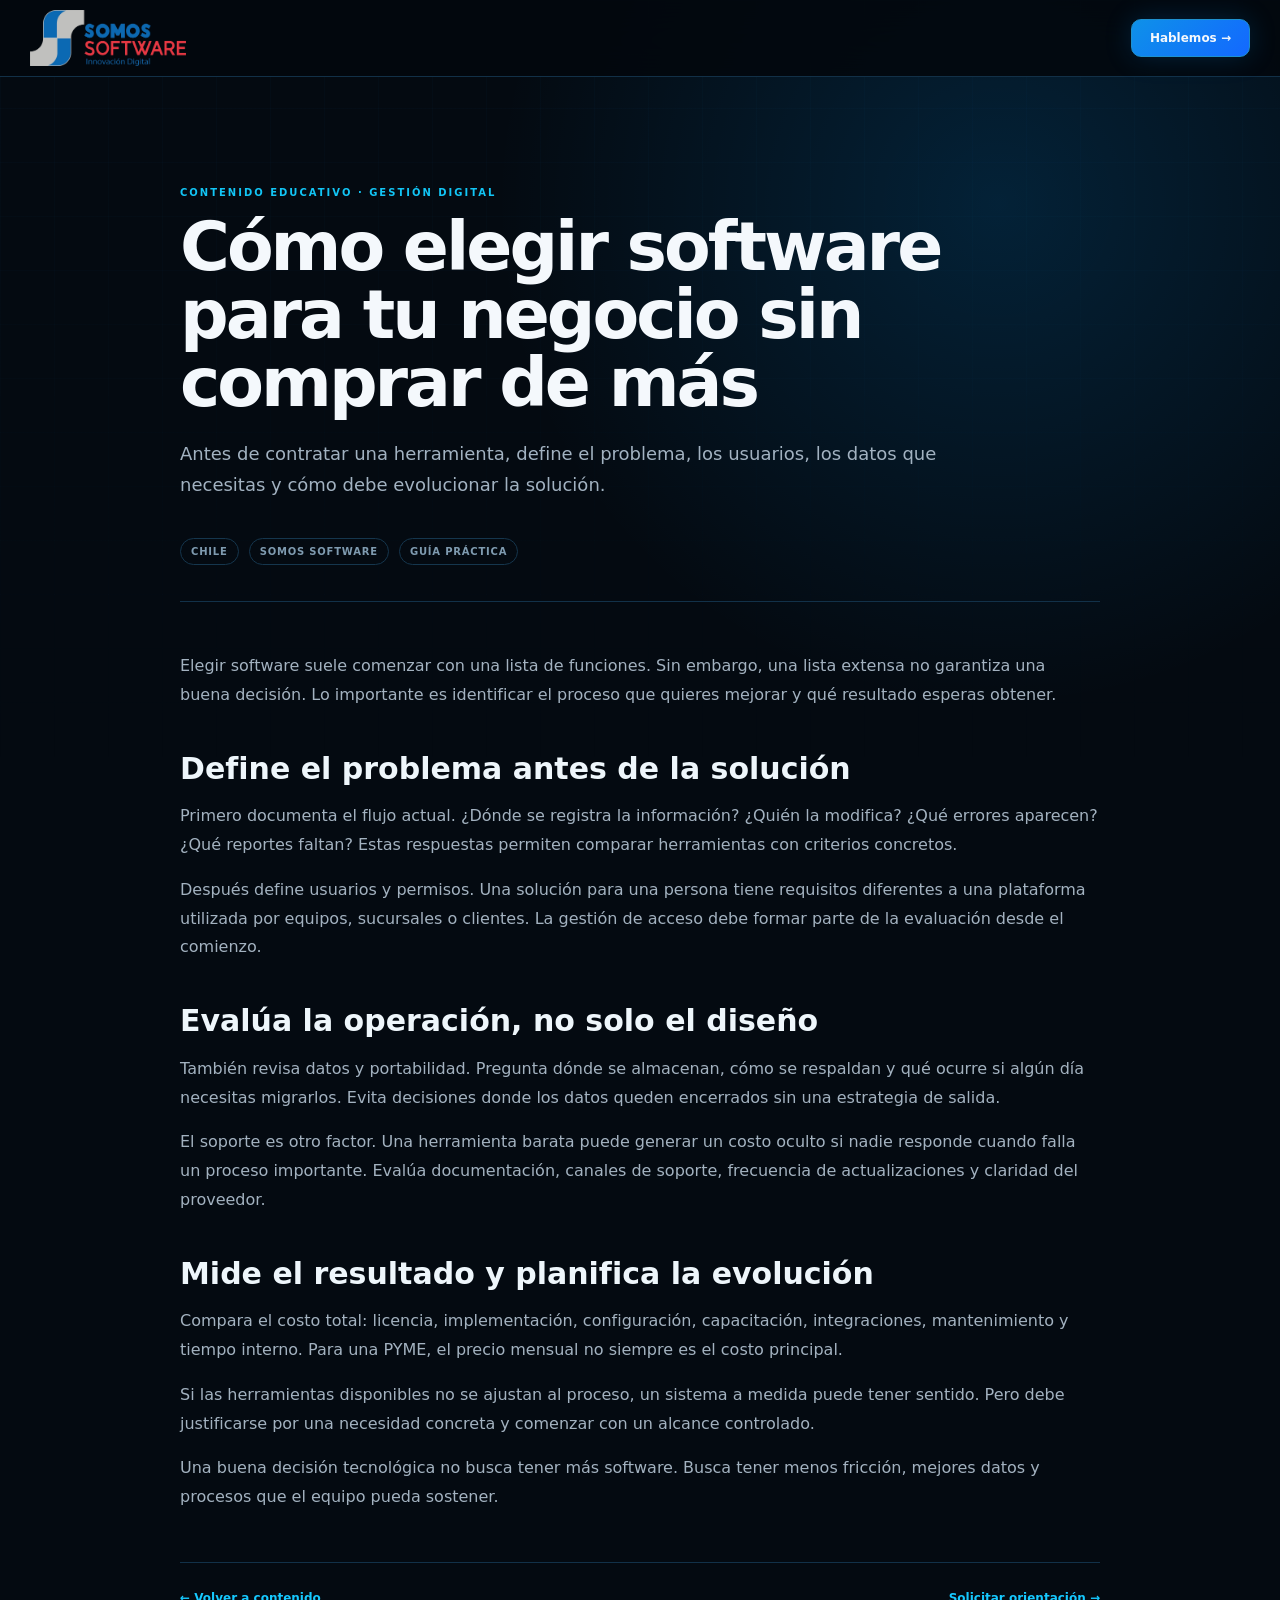
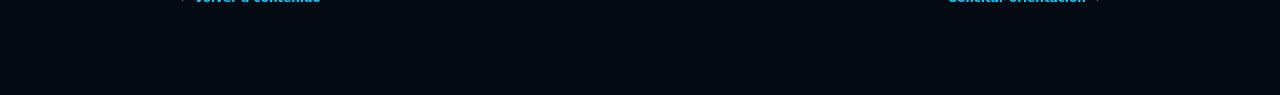
<file: articulo-como-elegir-software-para-tu-negocio.html>
<!doctype html><html lang="es-CL"><head><meta charset="utf-8"><meta name="viewport" content="width=device-width,initial-scale=1"><meta name="robots" content="index,follow,max-image-preview:large">
<meta name="description" content="Antes de contratar una herramienta, define el problema, los usuarios, los datos que necesitas y cómo debe evolucionar la solución."><meta name="author" content="SOMOS SOFTWARE"><link rel="canonical" href="https://somossoftware.cl/articulo-como-elegir-software-para-tu-negocio.html"><link rel="icon" href="logo-somos-software.png" type="image/png"><meta property="og:type" content="article"><meta property="og:locale" content="es_CL"><meta property="og:site_name" content="SOMOS SOFTWARE"><meta property="og:title" content="Cómo elegir software para tu negocio sin comprar de más | SOMOS SOFTWARE"><meta property="og:description" content="Antes de contratar una herramienta, define el problema, los usuarios, los datos que necesitas y cómo debe evolucionar la solución."><meta property="og:url" content="https://somossoftware.cl/articulo-como-elegir-software-para-tu-negocio.html"><meta property="og:image" content="https://somossoftware.cl/hero-somos-software.jpg"><meta name="twitter:card" content="summary_large_image"><meta name="twitter:title" content="Cómo elegir software para tu negocio sin comprar de más | SOMOS SOFTWARE"><meta name="twitter:description" content="Antes de contratar una herramienta, define el problema, los usuarios, los datos que necesitas y cómo debe evolucionar la solución."><meta name="twitter:image" content="https://somossoftware.cl/hero-somos-software.jpg"><title>Cómo elegir software para tu negocio sin comprar de más | SOMOS SOFTWARE</title><link rel="stylesheet" href="style.css"><script type="application/ld+json">{"@context":"https://schema.org","@type":"Article","headline":"Cómo elegir software para tu negocio sin comprar de más","description":"Antes de contratar una herramienta, define el problema, los usuarios, los datos que necesitas y cómo debe evolucionar la solución.","mainEntityOfPage":{"@type":"WebPage","@id":"https://somossoftware.cl/articulo-como-elegir-software-para-tu-negocio.html"},"author":{"@type":"Organization","name":"SOMOS SOFTWARE","url":"https://somossoftware.cl/"},"publisher":{"@type":"Organization","name":"SOMOS SOFTWARE","logo":{"@type":"ImageObject","url":"https://somossoftware.cl/logo-somos-software.png"}},"inLanguage":"es-CL"}</script></head><body class="article-page"><header class="top"><div class="wrap nav"><a class="brand" href="index.html"><img class="official-logo" src="logo-somos-software.png" alt="SOMOS SOFTWARE"></a><a class="cta" href="index.html#contacto">Hablemos →</a></div></header><main><article class="article-shell"><div class="eyebrow">Contenido educativo · Gestión digital</div><h1>Cómo elegir software para tu negocio sin comprar de más</h1><p class="article-intro">Antes de contratar una herramienta, define el problema, los usuarios, los datos que necesitas y cómo debe evolucionar la solución.</p><div class="article-meta"><span>Chile</span><span>SOMOS SOFTWARE</span><span>Guía práctica</span></div><div class="article-body"><p>Elegir software suele comenzar con una lista de funciones. Sin embargo, una lista extensa no garantiza una buena decisión. Lo importante es identificar el proceso que quieres mejorar y qué resultado esperas obtener.</p><h2>Define el problema antes de la solución</h2><p>Primero documenta el flujo actual. ¿Dónde se registra la información? ¿Quién la modifica? ¿Qué errores aparecen? ¿Qué reportes faltan? Estas respuestas permiten comparar herramientas con criterios concretos.</p><p>Después define usuarios y permisos. Una solución para una persona tiene requisitos diferentes a una plataforma utilizada por equipos, sucursales o clientes. La gestión de acceso debe formar parte de la evaluación desde el comienzo.</p><h2>Evalúa la operación, no solo el diseño</h2><p>También revisa datos y portabilidad. Pregunta dónde se almacenan, cómo se respaldan y qué ocurre si algún día necesitas migrarlos. Evita decisiones donde los datos queden encerrados sin una estrategia de salida.</p><p>El soporte es otro factor. Una herramienta barata puede generar un costo oculto si nadie responde cuando falla un proceso importante. Evalúa documentación, canales de soporte, frecuencia de actualizaciones y claridad del proveedor.</p><h2>Mide el resultado y planifica la evolución</h2><p>Compara el costo total: licencia, implementación, configuración, capacitación, integraciones, mantenimiento y tiempo interno. Para una PYME, el precio mensual no siempre es el costo principal.</p><p>Si las herramientas disponibles no se ajustan al proceso, un sistema a medida puede tener sentido. Pero debe justificarse por una necesidad concreta y comenzar con un alcance controlado.</p><p>Una buena decisión tecnológica no busca tener más software. Busca tener menos fricción, mejores datos y procesos que el equipo pueda sostener.</p></div><div class="article-footer"><a href="index.html#contenido">← Volver a contenido</a><a href="index.html#contacto">Solicitar orientación →</a></div></article></main></body></html>
</file>
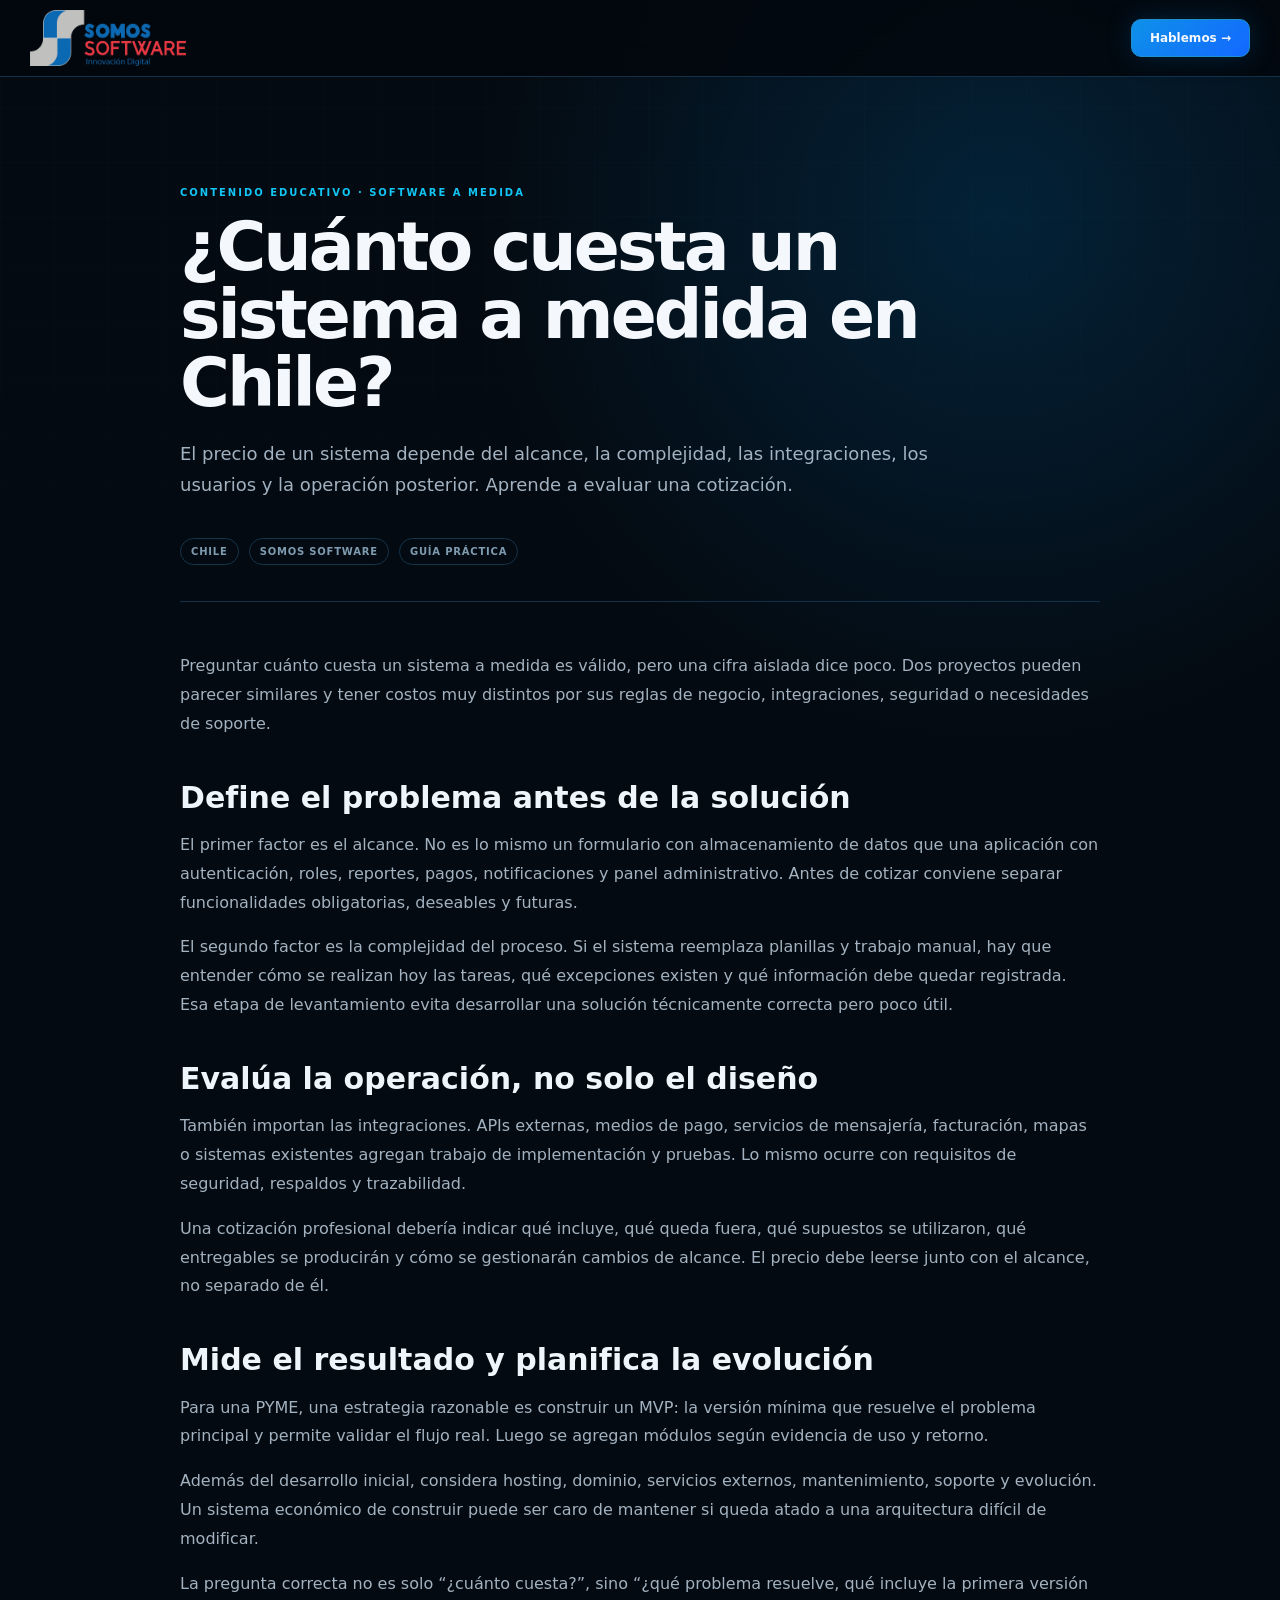
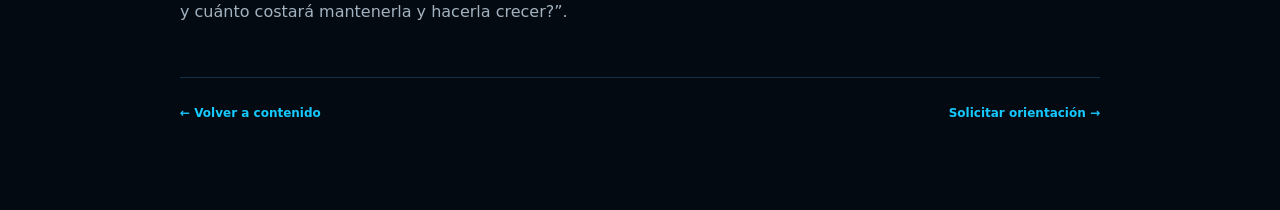
<file: articulo-costo-sistema-a-medida-en-chile.html>
<!doctype html><html lang="es-CL"><head><meta charset="utf-8"><meta name="viewport" content="width=device-width,initial-scale=1"><meta name="robots" content="index,follow,max-image-preview:large">
<meta name="description" content="El precio de un sistema depende del alcance, la complejidad, las integraciones, los usuarios y la operación posterior. Aprende a evaluar una cotización."><meta name="author" content="SOMOS SOFTWARE"><link rel="canonical" href="https://somossoftware.cl/articulo-costo-sistema-a-medida-en-chile.html"><link rel="icon" href="logo-somos-software.png" type="image/png"><meta property="og:type" content="article"><meta property="og:locale" content="es_CL"><meta property="og:site_name" content="SOMOS SOFTWARE"><meta property="og:title" content="¿Cuánto cuesta un sistema a medida en Chile? | SOMOS SOFTWARE"><meta property="og:description" content="El precio de un sistema depende del alcance, la complejidad, las integraciones, los usuarios y la operación posterior. Aprende a evaluar una cotización."><meta property="og:url" content="https://somossoftware.cl/articulo-costo-sistema-a-medida-en-chile.html"><meta property="og:image" content="https://somossoftware.cl/hero-somos-software.jpg"><meta name="twitter:card" content="summary_large_image"><meta name="twitter:title" content="¿Cuánto cuesta un sistema a medida en Chile? | SOMOS SOFTWARE"><meta name="twitter:description" content="El precio de un sistema depende del alcance, la complejidad, las integraciones, los usuarios y la operación posterior. Aprende a evaluar una cotización."><meta name="twitter:image" content="https://somossoftware.cl/hero-somos-software.jpg"><title>¿Cuánto cuesta un sistema a medida en Chile? | SOMOS SOFTWARE</title><link rel="stylesheet" href="style.css"><script type="application/ld+json">{"@context":"https://schema.org","@type":"Article","headline":"¿Cuánto cuesta un sistema a medida en Chile?","description":"El precio de un sistema depende del alcance, la complejidad, las integraciones, los usuarios y la operación posterior. Aprende a evaluar una cotización.","mainEntityOfPage":{"@type":"WebPage","@id":"https://somossoftware.cl/articulo-costo-sistema-a-medida-en-chile.html"},"author":{"@type":"Organization","name":"SOMOS SOFTWARE","url":"https://somossoftware.cl/"},"publisher":{"@type":"Organization","name":"SOMOS SOFTWARE","logo":{"@type":"ImageObject","url":"https://somossoftware.cl/logo-somos-software.png"}},"inLanguage":"es-CL"}</script></head><body class="article-page"><header class="top"><div class="wrap nav"><a class="brand" href="index.html"><img class="official-logo" src="logo-somos-software.png" alt="SOMOS SOFTWARE"></a><a class="cta" href="index.html#contacto">Hablemos →</a></div></header><main><article class="article-shell"><div class="eyebrow">Contenido educativo · Software a medida</div><h1>¿Cuánto cuesta un sistema a medida en Chile?</h1><p class="article-intro">El precio de un sistema depende del alcance, la complejidad, las integraciones, los usuarios y la operación posterior. Aprende a evaluar una cotización.</p><div class="article-meta"><span>Chile</span><span>SOMOS SOFTWARE</span><span>Guía práctica</span></div><div class="article-body"><p>Preguntar cuánto cuesta un sistema a medida es válido, pero una cifra aislada dice poco. Dos proyectos pueden parecer similares y tener costos muy distintos por sus reglas de negocio, integraciones, seguridad o necesidades de soporte.</p><h2>Define el problema antes de la solución</h2><p>El primer factor es el alcance. No es lo mismo un formulario con almacenamiento de datos que una aplicación con autenticación, roles, reportes, pagos, notificaciones y panel administrativo. Antes de cotizar conviene separar funcionalidades obligatorias, deseables y futuras.</p><p>El segundo factor es la complejidad del proceso. Si el sistema reemplaza planillas y trabajo manual, hay que entender cómo se realizan hoy las tareas, qué excepciones existen y qué información debe quedar registrada. Esa etapa de levantamiento evita desarrollar una solución técnicamente correcta pero poco útil.</p><h2>Evalúa la operación, no solo el diseño</h2><p>También importan las integraciones. APIs externas, medios de pago, servicios de mensajería, facturación, mapas o sistemas existentes agregan trabajo de implementación y pruebas. Lo mismo ocurre con requisitos de seguridad, respaldos y trazabilidad.</p><p>Una cotización profesional debería indicar qué incluye, qué queda fuera, qué supuestos se utilizaron, qué entregables se producirán y cómo se gestionarán cambios de alcance. El precio debe leerse junto con el alcance, no separado de él.</p><h2>Mide el resultado y planifica la evolución</h2><p>Para una PYME, una estrategia razonable es construir un MVP: la versión mínima que resuelve el problema principal y permite validar el flujo real. Luego se agregan módulos según evidencia de uso y retorno.</p><p>Además del desarrollo inicial, considera hosting, dominio, servicios externos, mantenimiento, soporte y evolución. Un sistema económico de construir puede ser caro de mantener si queda atado a una arquitectura difícil de modificar.</p><p>La pregunta correcta no es solo “¿cuánto cuesta?”, sino “¿qué problema resuelve, qué incluye la primera versión y cuánto costará mantenerla y hacerla crecer?”.</p></div><div class="article-footer"><a href="index.html#contenido">← Volver a contenido</a><a href="index.html#contacto">Solicitar orientación →</a></div></article></main></body></html>
</file>
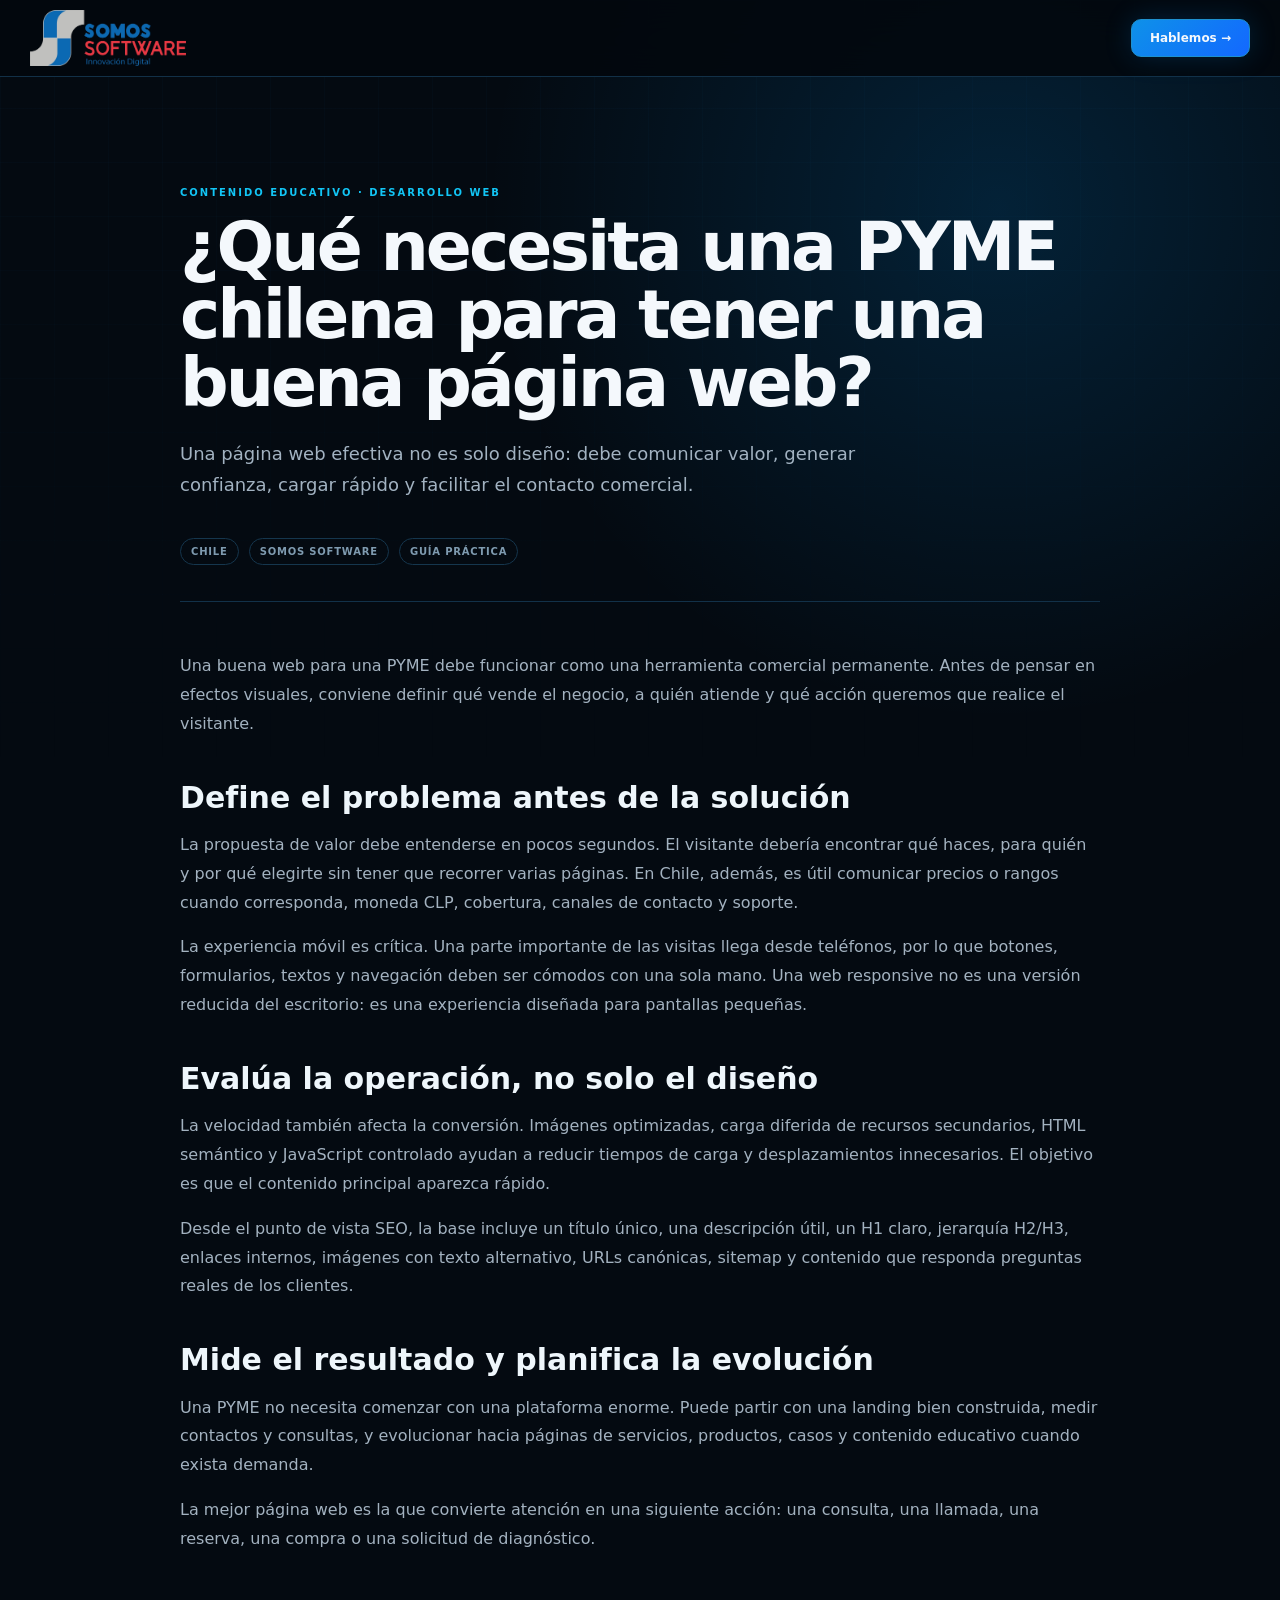
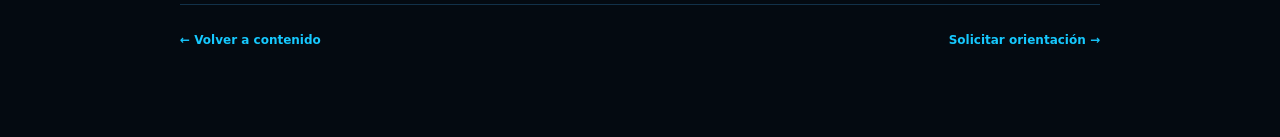
<file: articulo-desarrollo-web-para-pymes-en-chile.html>
<!doctype html><html lang="es-CL"><head><meta charset="utf-8"><meta name="viewport" content="width=device-width,initial-scale=1"><meta name="robots" content="index,follow,max-image-preview:large">
<meta name="description" content="Una página web efectiva no es solo diseño: debe comunicar valor, generar confianza, cargar rápido y facilitar el contacto comercial."><meta name="author" content="SOMOS SOFTWARE"><link rel="canonical" href="https://somossoftware.cl/articulo-desarrollo-web-para-pymes-en-chile.html"><link rel="icon" href="logo-somos-software.png" type="image/png"><meta property="og:type" content="article"><meta property="og:locale" content="es_CL"><meta property="og:site_name" content="SOMOS SOFTWARE"><meta property="og:title" content="¿Qué necesita una PYME chilena para tener una buena página web? | SOMOS SOFTWARE"><meta property="og:description" content="Una página web efectiva no es solo diseño: debe comunicar valor, generar confianza, cargar rápido y facilitar el contacto comercial."><meta property="og:url" content="https://somossoftware.cl/articulo-desarrollo-web-para-pymes-en-chile.html"><meta property="og:image" content="https://somossoftware.cl/hero-somos-software.jpg"><meta name="twitter:card" content="summary_large_image"><meta name="twitter:title" content="¿Qué necesita una PYME chilena para tener una buena página web? | SOMOS SOFTWARE"><meta name="twitter:description" content="Una página web efectiva no es solo diseño: debe comunicar valor, generar confianza, cargar rápido y facilitar el contacto comercial."><meta name="twitter:image" content="https://somossoftware.cl/hero-somos-software.jpg"><title>¿Qué necesita una PYME chilena para tener una buena página web? | SOMOS SOFTWARE</title><link rel="stylesheet" href="style.css"><script type="application/ld+json">{"@context":"https://schema.org","@type":"Article","headline":"¿Qué necesita una PYME chilena para tener una buena página web?","description":"Una página web efectiva no es solo diseño: debe comunicar valor, generar confianza, cargar rápido y facilitar el contacto comercial.","mainEntityOfPage":{"@type":"WebPage","@id":"https://somossoftware.cl/articulo-desarrollo-web-para-pymes-en-chile.html"},"author":{"@type":"Organization","name":"SOMOS SOFTWARE","url":"https://somossoftware.cl/"},"publisher":{"@type":"Organization","name":"SOMOS SOFTWARE","logo":{"@type":"ImageObject","url":"https://somossoftware.cl/logo-somos-software.png"}},"inLanguage":"es-CL"}</script></head><body class="article-page"><header class="top"><div class="wrap nav"><a class="brand" href="index.html"><img class="official-logo" src="logo-somos-software.png" alt="SOMOS SOFTWARE"></a><a class="cta" href="index.html#contacto">Hablemos →</a></div></header><main><article class="article-shell"><div class="eyebrow">Contenido educativo · Desarrollo web</div><h1>¿Qué necesita una PYME chilena para tener una buena página web?</h1><p class="article-intro">Una página web efectiva no es solo diseño: debe comunicar valor, generar confianza, cargar rápido y facilitar el contacto comercial.</p><div class="article-meta"><span>Chile</span><span>SOMOS SOFTWARE</span><span>Guía práctica</span></div><div class="article-body"><p>Una buena web para una PYME debe funcionar como una herramienta comercial permanente. Antes de pensar en efectos visuales, conviene definir qué vende el negocio, a quién atiende y qué acción queremos que realice el visitante.</p><h2>Define el problema antes de la solución</h2><p>La propuesta de valor debe entenderse en pocos segundos. El visitante debería encontrar qué haces, para quién y por qué elegirte sin tener que recorrer varias páginas. En Chile, además, es útil comunicar precios o rangos cuando corresponda, moneda CLP, cobertura, canales de contacto y soporte.</p><p>La experiencia móvil es crítica. Una parte importante de las visitas llega desde teléfonos, por lo que botones, formularios, textos y navegación deben ser cómodos con una sola mano. Una web responsive no es una versión reducida del escritorio: es una experiencia diseñada para pantallas pequeñas.</p><h2>Evalúa la operación, no solo el diseño</h2><p>La velocidad también afecta la conversión. Imágenes optimizadas, carga diferida de recursos secundarios, HTML semántico y JavaScript controlado ayudan a reducir tiempos de carga y desplazamientos innecesarios. El objetivo es que el contenido principal aparezca rápido.</p><p>Desde el punto de vista SEO, la base incluye un título único, una descripción útil, un H1 claro, jerarquía H2/H3, enlaces internos, imágenes con texto alternativo, URLs canónicas, sitemap y contenido que responda preguntas reales de los clientes.</p><h2>Mide el resultado y planifica la evolución</h2><p>Una PYME no necesita comenzar con una plataforma enorme. Puede partir con una landing bien construida, medir contactos y consultas, y evolucionar hacia páginas de servicios, productos, casos y contenido educativo cuando exista demanda.</p><p>La mejor página web es la que convierte atención en una siguiente acción: una consulta, una llamada, una reserva, una compra o una solicitud de diagnóstico.</p></div><div class="article-footer"><a href="index.html#contenido">← Volver a contenido</a><a href="index.html#contacto">Solicitar orientación →</a></div></article></main></body></html>
</file>
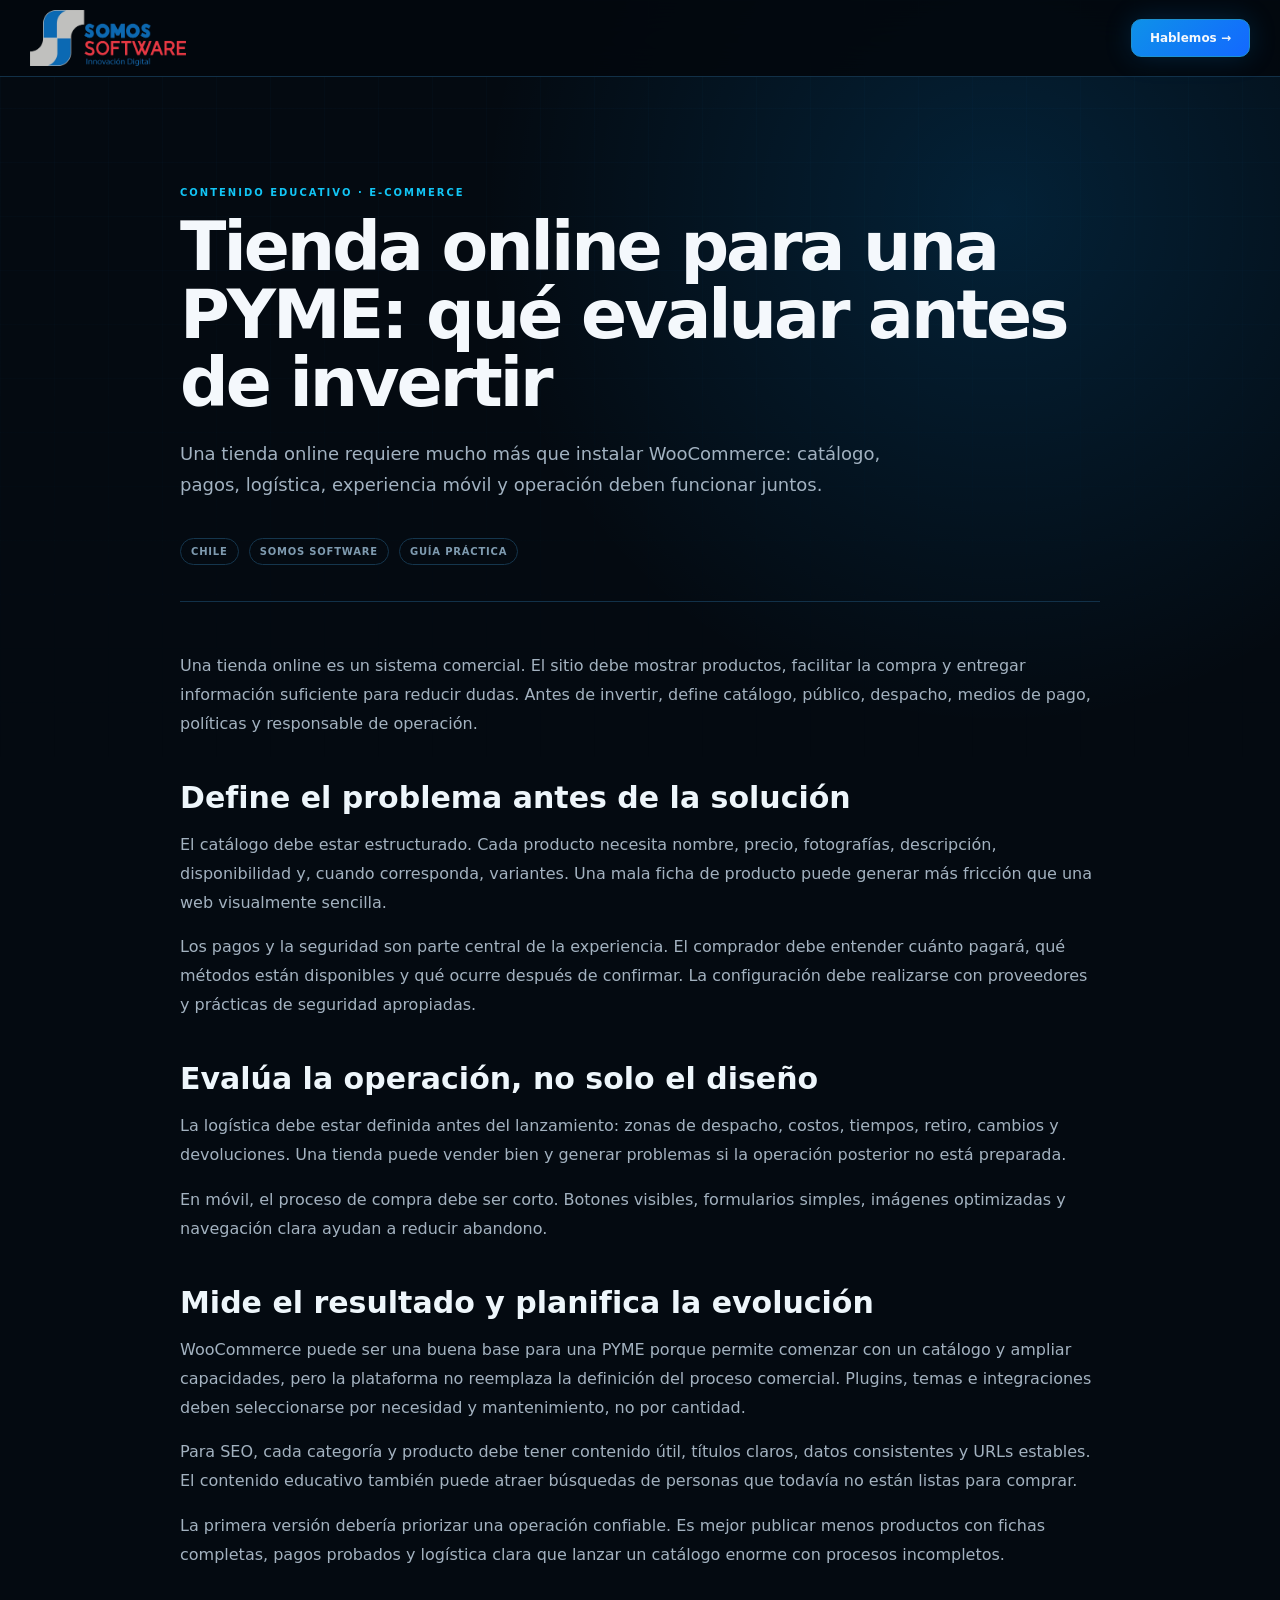
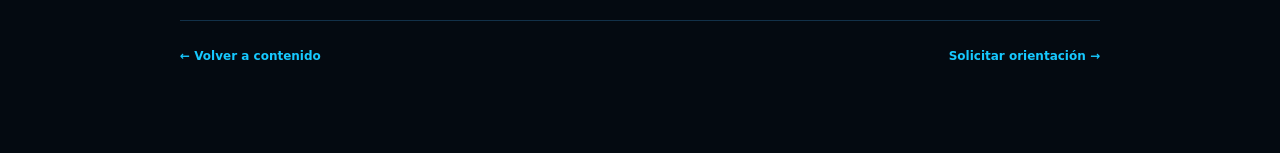
<file: articulo-tienda-online-woocommerce-para-pymes.html>
<!doctype html><html lang="es-CL"><head><meta charset="utf-8"><meta name="viewport" content="width=device-width,initial-scale=1"><meta name="robots" content="index,follow,max-image-preview:large">
<meta name="description" content="Una tienda online requiere mucho más que instalar WooCommerce: catálogo, pagos, logística, experiencia móvil y operación deben funcionar juntos."><meta name="author" content="SOMOS SOFTWARE"><link rel="canonical" href="https://somossoftware.cl/articulo-tienda-online-woocommerce-para-pymes.html"><link rel="icon" href="logo-somos-software.png" type="image/png"><meta property="og:type" content="article"><meta property="og:locale" content="es_CL"><meta property="og:site_name" content="SOMOS SOFTWARE"><meta property="og:title" content="Tienda online para una PYME: qué evaluar antes de invertir | SOMOS SOFTWARE"><meta property="og:description" content="Una tienda online requiere mucho más que instalar WooCommerce: catálogo, pagos, logística, experiencia móvil y operación deben funcionar juntos."><meta property="og:url" content="https://somossoftware.cl/articulo-tienda-online-woocommerce-para-pymes.html"><meta property="og:image" content="https://somossoftware.cl/hero-somos-software.jpg"><meta name="twitter:card" content="summary_large_image"><meta name="twitter:title" content="Tienda online para una PYME: qué evaluar antes de invertir | SOMOS SOFTWARE"><meta name="twitter:description" content="Una tienda online requiere mucho más que instalar WooCommerce: catálogo, pagos, logística, experiencia móvil y operación deben funcionar juntos."><meta name="twitter:image" content="https://somossoftware.cl/hero-somos-software.jpg"><title>Tienda online para una PYME: qué evaluar antes de invertir | SOMOS SOFTWARE</title><link rel="stylesheet" href="style.css"><script type="application/ld+json">{"@context":"https://schema.org","@type":"Article","headline":"Tienda online para una PYME: qué evaluar antes de invertir","description":"Una tienda online requiere mucho más que instalar WooCommerce: catálogo, pagos, logística, experiencia móvil y operación deben funcionar juntos.","mainEntityOfPage":{"@type":"WebPage","@id":"https://somossoftware.cl/articulo-tienda-online-woocommerce-para-pymes.html"},"author":{"@type":"Organization","name":"SOMOS SOFTWARE","url":"https://somossoftware.cl/"},"publisher":{"@type":"Organization","name":"SOMOS SOFTWARE","logo":{"@type":"ImageObject","url":"https://somossoftware.cl/logo-somos-software.png"}},"inLanguage":"es-CL"}</script></head><body class="article-page"><header class="top"><div class="wrap nav"><a class="brand" href="index.html"><img class="official-logo" src="logo-somos-software.png" alt="SOMOS SOFTWARE"></a><a class="cta" href="index.html#contacto">Hablemos →</a></div></header><main><article class="article-shell"><div class="eyebrow">Contenido educativo · E-commerce</div><h1>Tienda online para una PYME: qué evaluar antes de invertir</h1><p class="article-intro">Una tienda online requiere mucho más que instalar WooCommerce: catálogo, pagos, logística, experiencia móvil y operación deben funcionar juntos.</p><div class="article-meta"><span>Chile</span><span>SOMOS SOFTWARE</span><span>Guía práctica</span></div><div class="article-body"><p>Una tienda online es un sistema comercial. El sitio debe mostrar productos, facilitar la compra y entregar información suficiente para reducir dudas. Antes de invertir, define catálogo, público, despacho, medios de pago, políticas y responsable de operación.</p><h2>Define el problema antes de la solución</h2><p>El catálogo debe estar estructurado. Cada producto necesita nombre, precio, fotografías, descripción, disponibilidad y, cuando corresponda, variantes. Una mala ficha de producto puede generar más fricción que una web visualmente sencilla.</p><p>Los pagos y la seguridad son parte central de la experiencia. El comprador debe entender cuánto pagará, qué métodos están disponibles y qué ocurre después de confirmar. La configuración debe realizarse con proveedores y prácticas de seguridad apropiadas.</p><h2>Evalúa la operación, no solo el diseño</h2><p>La logística debe estar definida antes del lanzamiento: zonas de despacho, costos, tiempos, retiro, cambios y devoluciones. Una tienda puede vender bien y generar problemas si la operación posterior no está preparada.</p><p>En móvil, el proceso de compra debe ser corto. Botones visibles, formularios simples, imágenes optimizadas y navegación clara ayudan a reducir abandono.</p><h2>Mide el resultado y planifica la evolución</h2><p>WooCommerce puede ser una buena base para una PYME porque permite comenzar con un catálogo y ampliar capacidades, pero la plataforma no reemplaza la definición del proceso comercial. Plugins, temas e integraciones deben seleccionarse por necesidad y mantenimiento, no por cantidad.</p><p>Para SEO, cada categoría y producto debe tener contenido útil, títulos claros, datos consistentes y URLs estables. El contenido educativo también puede atraer búsquedas de personas que todavía no están listas para comprar.</p><p>La primera versión debería priorizar una operación confiable. Es mejor publicar menos productos con fichas completas, pagos probados y logística clara que lanzar un catálogo enorme con procesos incompletos.</p></div><div class="article-footer"><a href="index.html#contenido">← Volver a contenido</a><a href="index.html#contacto">Solicitar orientación →</a></div></article></main></body></html>
</file>
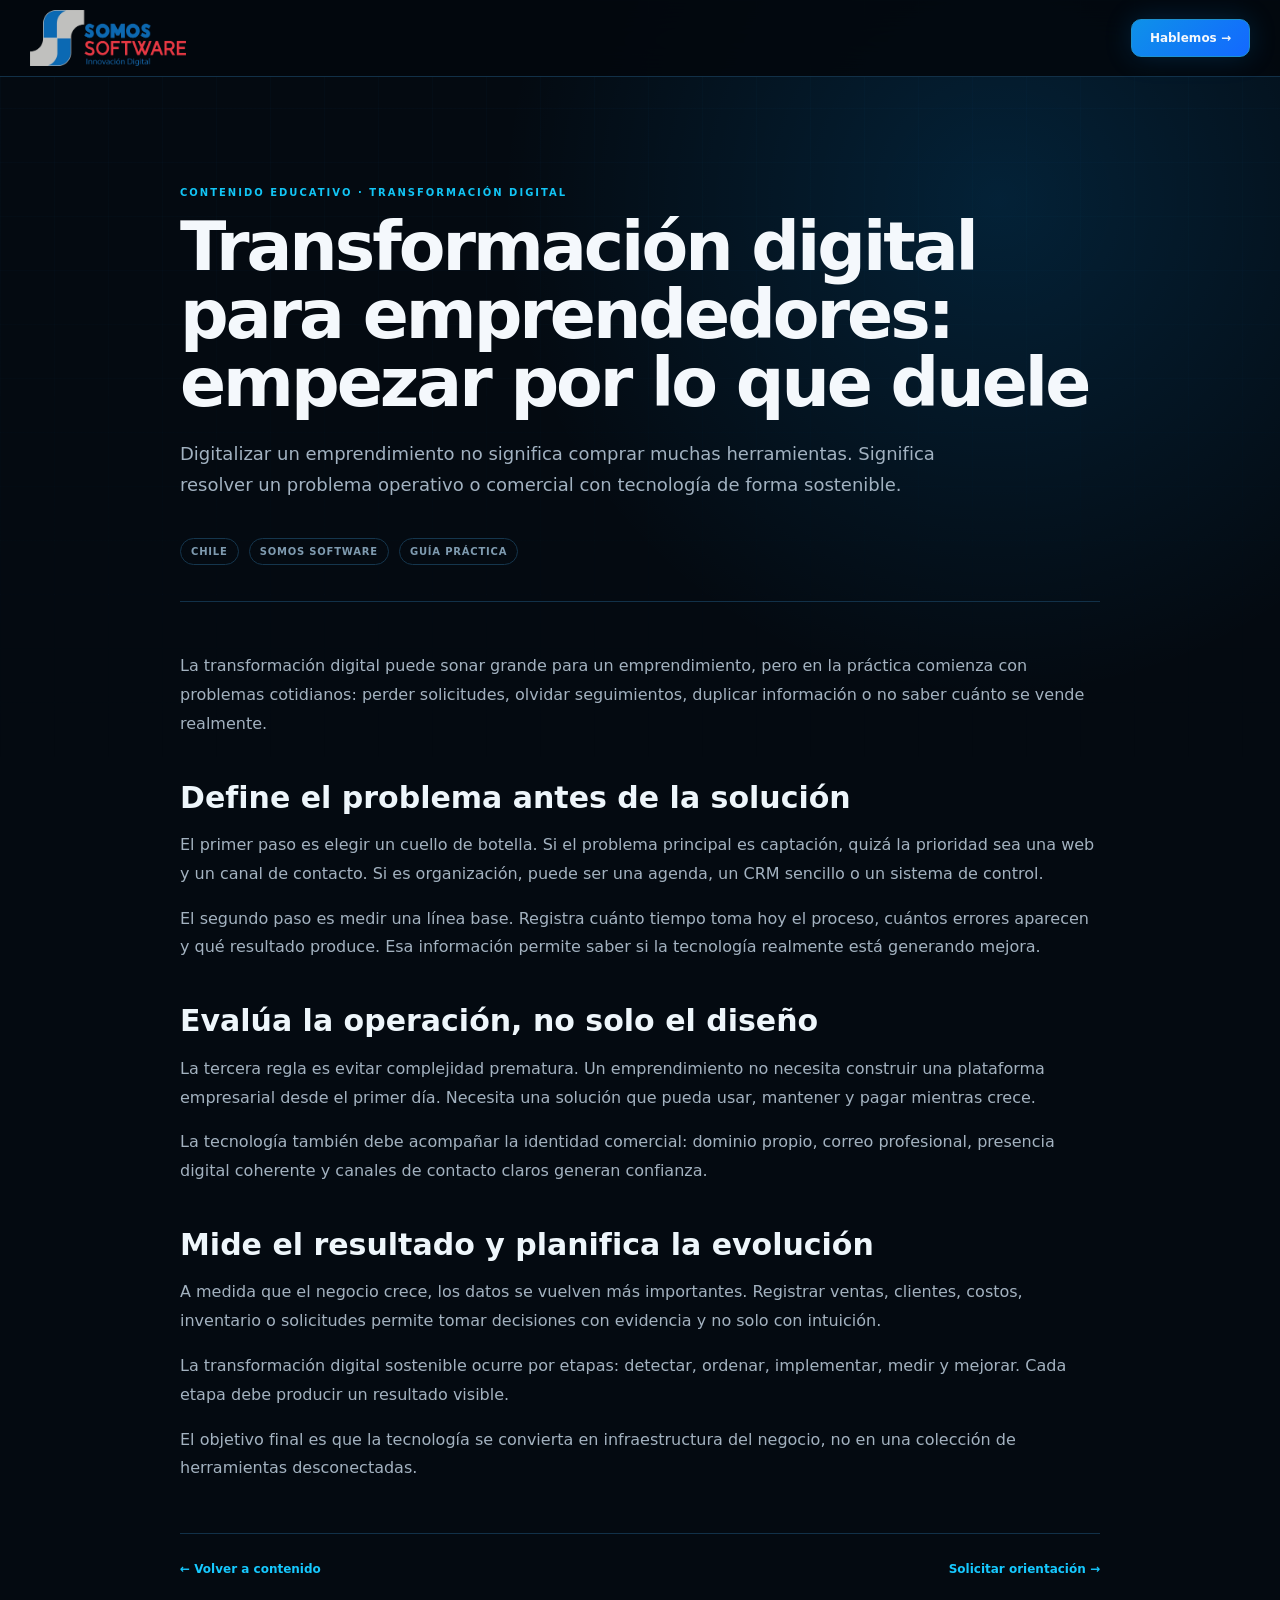
<file: articulo-transformacion-digital-para-emprendedores.html>
<!doctype html><html lang="es-CL"><head><meta charset="utf-8"><meta name="viewport" content="width=device-width,initial-scale=1"><meta name="robots" content="index,follow,max-image-preview:large">
<meta name="description" content="Digitalizar un emprendimiento no significa comprar muchas herramientas. Significa resolver un problema operativo o comercial con tecnología de forma sostenible."><meta name="author" content="SOMOS SOFTWARE"><link rel="canonical" href="https://somossoftware.cl/articulo-transformacion-digital-para-emprendedores.html"><link rel="icon" href="logo-somos-software.png" type="image/png"><meta property="og:type" content="article"><meta property="og:locale" content="es_CL"><meta property="og:site_name" content="SOMOS SOFTWARE"><meta property="og:title" content="Transformación digital para emprendedores: empezar por lo que duele | SOMOS SOFTWARE"><meta property="og:description" content="Digitalizar un emprendimiento no significa comprar muchas herramientas. Significa resolver un problema operativo o comercial con tecnología de forma sostenible."><meta property="og:url" content="https://somossoftware.cl/articulo-transformacion-digital-para-emprendedores.html"><meta property="og:image" content="https://somossoftware.cl/hero-somos-software.jpg"><meta name="twitter:card" content="summary_large_image"><meta name="twitter:title" content="Transformación digital para emprendedores: empezar por lo que duele | SOMOS SOFTWARE"><meta name="twitter:description" content="Digitalizar un emprendimiento no significa comprar muchas herramientas. Significa resolver un problema operativo o comercial con tecnología de forma sostenible."><meta name="twitter:image" content="https://somossoftware.cl/hero-somos-software.jpg"><title>Transformación digital para emprendedores: empezar por lo que duele | SOMOS SOFTWARE</title><link rel="stylesheet" href="style.css"><script type="application/ld+json">{"@context":"https://schema.org","@type":"Article","headline":"Transformación digital para emprendedores: empezar por lo que duele","description":"Digitalizar un emprendimiento no significa comprar muchas herramientas. Significa resolver un problema operativo o comercial con tecnología de forma sostenible.","mainEntityOfPage":{"@type":"WebPage","@id":"https://somossoftware.cl/articulo-transformacion-digital-para-emprendedores.html"},"author":{"@type":"Organization","name":"SOMOS SOFTWARE","url":"https://somossoftware.cl/"},"publisher":{"@type":"Organization","name":"SOMOS SOFTWARE","logo":{"@type":"ImageObject","url":"https://somossoftware.cl/logo-somos-software.png"}},"inLanguage":"es-CL"}</script></head><body class="article-page"><header class="top"><div class="wrap nav"><a class="brand" href="index.html"><img class="official-logo" src="logo-somos-software.png" alt="SOMOS SOFTWARE"></a><a class="cta" href="index.html#contacto">Hablemos →</a></div></header><main><article class="article-shell"><div class="eyebrow">Contenido educativo · Transformación digital</div><h1>Transformación digital para emprendedores: empezar por lo que duele</h1><p class="article-intro">Digitalizar un emprendimiento no significa comprar muchas herramientas. Significa resolver un problema operativo o comercial con tecnología de forma sostenible.</p><div class="article-meta"><span>Chile</span><span>SOMOS SOFTWARE</span><span>Guía práctica</span></div><div class="article-body"><p>La transformación digital puede sonar grande para un emprendimiento, pero en la práctica comienza con problemas cotidianos: perder solicitudes, olvidar seguimientos, duplicar información o no saber cuánto se vende realmente.</p><h2>Define el problema antes de la solución</h2><p>El primer paso es elegir un cuello de botella. Si el problema principal es captación, quizá la prioridad sea una web y un canal de contacto. Si es organización, puede ser una agenda, un CRM sencillo o un sistema de control.</p><p>El segundo paso es medir una línea base. Registra cuánto tiempo toma hoy el proceso, cuántos errores aparecen y qué resultado produce. Esa información permite saber si la tecnología realmente está generando mejora.</p><h2>Evalúa la operación, no solo el diseño</h2><p>La tercera regla es evitar complejidad prematura. Un emprendimiento no necesita construir una plataforma empresarial desde el primer día. Necesita una solución que pueda usar, mantener y pagar mientras crece.</p><p>La tecnología también debe acompañar la identidad comercial: dominio propio, correo profesional, presencia digital coherente y canales de contacto claros generan confianza.</p><h2>Mide el resultado y planifica la evolución</h2><p>A medida que el negocio crece, los datos se vuelven más importantes. Registrar ventas, clientes, costos, inventario o solicitudes permite tomar decisiones con evidencia y no solo con intuición.</p><p>La transformación digital sostenible ocurre por etapas: detectar, ordenar, implementar, medir y mejorar. Cada etapa debe producir un resultado visible.</p><p>El objetivo final es que la tecnología se convierta en infraestructura del negocio, no en una colección de herramientas desconectadas.</p></div><div class="article-footer"><a href="index.html#contenido">← Volver a contenido</a><a href="index.html#contacto">Solicitar orientación →</a></div></article></main></body></html>
</file>
<file: style.css>
:root{--bg:#03070d;--panel:#07111d;--panel2:#0a1725;--line:#12304a;--text:#f4f8fc;--muted:#8b9aab;--cyan:#16c9ff;--blue:#167dff;--green:#20d98a;--pink:#ff3e73;--purple:#8b5cf6;--max:1220px}
*{box-sizing:border-box}html{scroll-behavior:smooth}body{margin:0;background:var(--bg);color:var(--text);font-family:Inter,ui-sans-serif,system-ui,-apple-system,BlinkMacSystemFont,"Segoe UI",sans-serif}
body:before{content:"";position:fixed;inset:0;pointer-events:none;background-image:linear-gradient(rgba(25,113,165,.045) 1px,transparent 1px),linear-gradient(90deg,rgba(25,113,165,.045) 1px,transparent 1px);background-size:54px 54px;mask-image:linear-gradient(to bottom,#000,transparent 88%);z-index:-1}
a{color:inherit;text-decoration:none}.wrap{width:min(calc(100% - 48px),var(--max));margin:auto}.top{position:sticky;top:0;z-index:20;background:rgba(3,7,13,.88);backdrop-filter:blur(18px);border-bottom:1px solid #123047}
.nav{height:76px;display:flex;align-items:center;justify-content:space-between;gap:24px}.brand{display:flex;align-items:center;gap:10px;font-weight:900;letter-spacing:-.5px}.mark{width:42px;height:42px;border:1px solid #1979b1;border-radius:9px;display:grid;place-items:center;color:var(--cyan);font-size:23px;font-weight:950;box-shadow:0 0 28px rgba(0,180,255,.12)}.brand small{display:block;color:#159ed0;font-size:8px;letter-spacing:1px}.links{display:flex;gap:27px;font-size:12px;color:#b4c0cc}.links a:hover{color:#fff}.cta{padding:11px 18px;border-radius:10px;border:1px solid #1e91cf;background:linear-gradient(135deg,#0e91e9,#1368ff);font-size:12px;font-weight:800;box-shadow:0 0 28px rgba(16,153,255,.18)}
.hero{padding:70px 0 28px;background:radial-gradient(circle at 74% 38%,rgba(0,157,255,.22),transparent 33%),linear-gradient(180deg,#071526,#04101c 72%,#03070d)}
.heroGrid{display:grid;grid-template-columns:1fr 1.05fr;gap:42px;align-items:center}.eyebrow,.label{color:#12c5f5;font-size:10px;font-weight:900;letter-spacing:2px;text-transform:uppercase}.hero h1{font-size:clamp(45px,6vw,76px);line-height:.98;letter-spacing:-4px;margin:16px 0}.hero h1 span,h2 span{color:var(--cyan)}.hero p{color:#9aa9b9;max-width:570px;font-size:16px;line-height:1.65}.actions{display:flex;gap:12px;margin:27px 0}.ghost{padding:12px 18px;border:1px solid #244258;border-radius:10px;font-size:12px;font-weight:800;background:#07111c}.device{position:relative;border:1px solid #14537a;border-radius:22px;background:linear-gradient(145deg,#091b2d,#02070d);padding:12px;box-shadow:0 0 60px rgba(0,145,255,.16),inset 0 0 50px rgba(15,150,255,.05)}.screen{min-height:360px;border-radius:15px;border:1px solid #173c56;background:radial-gradient(circle at 70% 20%,#143d65,#07111b 45%,#04090f);padding:24px}.dash{display:grid;grid-template-columns:repeat(3,1fr);gap:10px}.stat{height:80px;border:1px solid #16425e;border-radius:10px;padding:12px;background:#07121f}.stat b{font-size:18px}.chart{height:190px;margin-top:12px;border:1px solid #16425e;border-radius:10px;background:linear-gradient(170deg,rgba(15,132,255,.15),transparent),repeating-linear-gradient(0deg,transparent 0 34px,#12314a 35px)}.chips{display:flex;gap:10px;flex-wrap:wrap;margin-top:22px}.chip{border:1px solid #14334a;background:#07111b;padding:12px 15px;border-radius:9px;font-size:11px;color:#bdc9d4}
section{padding:72px 0}.sectionHead{display:flex;justify-content:space-between;gap:30px;align-items:end;margin-bottom:30px}.sectionHead h2{font-size:clamp(30px,4vw,48px);line-height:1.02;letter-spacing:-2px;margin:9px 0 0}.sectionHead p{max-width:400px;color:#7f90a2;font-size:13px;line-height:1.55}
.grid4{display:grid;grid-template-columns:repeat(4,1fr);gap:12px}.card{border:1px solid #12344d;background:linear-gradient(145deg,#07131f,#040a11);border-radius:13px;padding:22px;min-height:230px;transition:.25s}.card:hover{transform:translateY(-3px);border-color:#1688c2;box-shadow:0 15px 50px rgba(0,120,220,.09)}.icon{font-size:27px;margin-bottom:20px}.card h3{font-size:17px;margin:0 0 8px}.card p{font-size:11px;line-height:1.55;color:#8191a2}.more{color:#18bdf5;font-size:11px;font-weight:800;margin-top:22px;display:block}.bridge{border:1px solid #126da0;border-radius:15px;padding:24px;background:linear-gradient(90deg,#071827,#08243a,#071827);display:grid;grid-template-columns:1fr auto 1fr;gap:20px;align-items:center}.bridge strong{font-size:20px}.bridge p{color:#8393a4;font-size:11px;margin:6px 0 0}.arrow{font-size:28px;color:#16c9ff}
.solutionGrid,.priceGrid,.caseGrid,.processGrid{display:grid;grid-template-columns:repeat(4,1fr);gap:12px}.solution,.price,.case,.process{border:1px solid #13354d;border-radius:13px;background:#06101a;padding:20px}.solution{text-align:center;min-height:115px}.solution b{display:block;margin-bottom:6px}.solution small{color:#718294}.price{min-height:330px}.price.featured{border-color:#0aaeff;box-shadow:0 0 35px rgba(0,174,255,.12)}.price .amount{font-size:25px;font-weight:900;margin:12px 0}.price ul{padding:0;list-style:none;color:#8797a7;font-size:11px;line-height:2}.price li:before{content:"✓";color:#20d98a;margin-right:7px}.case{padding:0;overflow:hidden}.case .photo{height:135px;background:linear-gradient(135deg,#15395a,#06101a);display:grid;place-items:center;font-size:35px}.case div:last-child{padding:16px}.case p{font-size:11px;color:#8797a7}.processGrid{grid-template-columns:repeat(4,1fr)}.process{min-height:170px}.num{color:#13bde9;font-size:10px;font-weight:900}.process h3{margin-top:28px}.process p{color:#8190a0;font-size:11px;line-height:1.5}.final{border:1px solid #155579;border-radius:18px;padding:38px;background:radial-gradient(circle at 80% 20%,rgba(0,185,255,.18),transparent 35%),#06121f;display:flex;align-items:center;justify-content:space-between;gap:30px}.final h2{margin:0;font-size:34px;letter-spacing:-1px}.wa{background:#20d98a;color:#03120b;padding:14px 23px;border-radius:11px;font-weight:900;font-size:12px;white-space:nowrap}
footer{border-top:1px solid #102538;padding:42px 0 28px;color:#6f8092;font-size:11px}.foot{display:grid;grid-template-columns:1.5fr 1fr 1fr 1fr;gap:40px}.foot h4{color:#dce5ed;margin:0 0 15px}.foot a{display:block;margin:9px 0}.copy{border-top:1px solid #0f2233;margin-top:30px;padding-top:18px;display:flex;justify-content:space-between}
@media(max-width:900px){.links{display:none}.heroGrid{grid-template-columns:1fr}.grid4,.solutionGrid,.priceGrid,.caseGrid,.processGrid{grid-template-columns:repeat(2,1fr)}.bridge{grid-template-columns:1fr;text-align:center}.arrow{transform:rotate(90deg)}.foot{grid-template-columns:1fr 1fr}.final{flex-direction:column;align-items:flex-start}}
@media(max-width:560px){.wrap{width:min(calc(100% - 28px),var(--max))}.nav{height:65px}.hero{padding-top:45px}.hero h1{font-size:46px;letter-spacing:-2.5px}.actions{flex-direction:column}.grid4,.solutionGrid,.priceGrid,.caseGrid,.processGrid{grid-template-columns:1fr}.sectionHead{display:block}.sectionHead p{margin-top:16px}.screen{min-height:270px;padding:14px}.dash{grid-template-columns:1fr}.stat{height:65px}.chart{height:120px}.foot{grid-template-columns:1fr}.copy{display:block}.copy span{display:block;margin-top:8px}}

.links a{transition:color .2s ease}
.links a.active{color:#16c9ff}
.reveal{opacity:0;transform:translateY(14px);transition:opacity .55s ease,transform .55s ease}
.reveal.is-visible{opacity:1;transform:none}
@media (prefers-reduced-motion:reduce){
  html{scroll-behavior:auto}
  .reveal{opacity:1;transform:none;transition:none}
}

/* --- Official Somos Software identity assets --- */
.official-logo{
  display:block;
  width:156px;
  height:56px;
  object-fit:contain;
  object-position:left center;
}
.footer-logo{
  width:178px;
  height:64px;
}
.hero-photo-device{
  overflow:hidden;
}
.hero-photo-screen{
  position:relative;
  min-height:360px;
  padding:0 !important;
  overflow:hidden;
  background:#06111d;
}
.hero-photo{
  position:absolute;
  inset:0;
  width:100%;
  height:100%;
  object-fit:cover;
  object-position:center center;
  display:block;
  filter:saturate(.96) contrast(.98) brightness(.84);
  transform:scale(1.015);
}
.hero-photo-gradient{
  position:absolute;
  inset:0;
  pointer-events:none;
  background:
    linear-gradient(90deg, rgba(4,10,17,.92) 0%, rgba(4,10,17,.35) 14%, rgba(4,10,17,0) 38%, rgba(4,10,17,.05) 72%, rgba(4,10,17,.55) 100%),
    linear-gradient(180deg, rgba(3,8,14,.35) 0%, transparent 24%, transparent 75%, rgba(3,8,14,.72) 100%);
}
.contact-email{
  display:inline-block;
  margin-top:14px;
  color:#9bb0c2;
  font-size:12px;
}
.cases-hidden{
  display:none !important;
}
.priceGrid{
  grid-template-columns:repeat(5,1fr);
}
@media(max-width:1100px){
  .priceGrid{grid-template-columns:repeat(3,1fr)}
}
@media(max-width:900px){
  .priceGrid{grid-template-columns:repeat(2,1fr)}
}
@media(max-width:560px){
  .official-logo{width:132px;height:48px}
  .footer-logo{width:170px;height:60px}
  .hero-photo-screen{min-height:310px}
  .priceGrid{grid-template-columns:1fr}
}

/* V1.4 — remove obsolete empty hero artifact; commercial chips remain intact */
.hero > .wrap.heroGrid > .device:not(.hero-photo-device),
.heroGrid > .device:not(.hero-photo-device) {
  display: none !important;
}

/* V1.5 — Full-width technology carousel */
.hero-carousel{
  position:relative;
  width:100%;
  margin:34px 0 0;
  overflow:hidden;
  background:#03080e;
  border-top:1px solid rgba(21,91,130,.45);
  border-bottom:1px solid rgba(21,91,130,.45);
  box-shadow:0 18px 60px rgba(0,0,0,.22);
}
.carousel-track{
  position:relative;
  width:100%;
  aspect-ratio:1536 / 576;
  overflow:hidden;
}
.carousel-slide{
  position:absolute;
  inset:0;
  opacity:0;
  visibility:hidden;
  transition:opacity .65s ease;
}
.carousel-slide.is-active{
  opacity:1;
  visibility:visible;
}
.carousel-slide img{
  display:block;
  width:100%;
  height:100%;
  object-fit:contain;
  object-position:center;
}
.carousel-control{
  position:absolute;
  top:50%;
  transform:translateY(-50%);
  z-index:3;
  width:42px;
  height:42px;
  border:1px solid rgba(38,178,241,.65);
  border-radius:50%;
  background:rgba(3,10,18,.72);
  color:#fff;
  font-size:30px;
  line-height:1;
  cursor:pointer;
  backdrop-filter:blur(10px);
}
.carousel-control:hover{background:rgba(10,112,173,.7);border-color:#16c9ff}
.carousel-control.prev{left:22px}
.carousel-control.next{right:22px}
.carousel-dots{
  position:absolute;
  left:50%;
  bottom:16px;
  transform:translateX(-50%);
  display:flex;
  gap:7px;
  z-index:4;
}
.carousel-dot{
  width:26px;
  height:4px;
  padding:0;
  border:0;
  border-radius:5px;
  background:rgba(220,235,245,.42);
  cursor:pointer;
  transition:.25s ease;
}
.carousel-dot.is-active{width:42px;background:#16c9ff;box-shadow:0 0 12px rgba(22,201,255,.55)}
.hero .chips{margin-top:16px}
@media(max-width:560px){
  .hero-carousel{margin-top:24px}
  .carousel-track{aspect-ratio:1536 / 576}
  .carousel-control{width:34px;height:34px;font-size:24px}
  .carousel-control.prev{left:10px}
  .carousel-control.next{right:10px}
  .carousel-dots{bottom:8px}
  .carousel-dot{width:18px;height:3px}
  .carousel-dot.is-active{width:30px}
}

/* V1.6 — propuesta de valor, video y oferta comercial */
.chips-expanded{display:grid;grid-template-columns:repeat(4,1fr);gap:8px}
.chips-expanded .chip{min-height:44px;display:flex;align-items:center;justify-content:center;text-align:center;white-space:nowrap}
.video-section{padding-top:28px;padding-bottom:54px}
.video-head{justify-content:center;text-align:center;margin-bottom:24px}
.video-head h2{max-width:900px;margin-left:auto;margin-right:auto}
.video-frame{width:min(75%,900px);margin:0 auto;border:1px solid #14537a;border-radius:20px;overflow:hidden;background:#02070d;box-shadow:0 20px 70px rgba(0,125,220,.16),0 0 0 1px rgba(22,201,255,.04)}
.brand-video{display:block;width:100%;aspect-ratio:16/9;height:auto;object-fit:cover;background:#02070d}
.coming-soon{display:inline-block;margin-top:18px;padding:5px 9px;border:1px solid #1d435b;border-radius:999px;color:#91a1b1;font-size:9px;font-weight:800;letter-spacing:.5px;text-transform:uppercase}
.priceGrid{grid-template-columns:repeat(3,1fr)}
.price-cta{display:inline-flex;align-items:center;justify-content:center;width:100%;margin-top:16px;padding:11px 14px;border-radius:9px;border:1px solid #168ee0;background:linear-gradient(135deg,#119bf0,#176dff);color:#fff;font-size:11px;font-weight:900;box-shadow:0 8px 24px rgba(12,130,255,.16);transition:transform .2s ease,filter .2s ease,box-shadow .2s ease}
.price-cta:hover{transform:translateY(-1px);filter:brightness(1.08);box-shadow:0 12px 28px rgba(12,130,255,.24)}
@media(max-width:900px){.chips-expanded{grid-template-columns:repeat(2,1fr)}.video-frame{width:100%}.priceGrid{grid-template-columns:repeat(2,1fr)}}
@media(max-width:560px){.chips-expanded{grid-template-columns:repeat(2,1fr)}.chips-expanded .chip{font-size:10px;padding:9px 7px;white-space:normal}.video-frame{width:100%;border-radius:15px}.priceGrid{grid-template-columns:1fr}}

/* V1.7 — ecosystem bridge + premium motion system */
.network-section{padding:34px 0}
.network-bridge{display:grid;grid-template-columns:minmax(150px,1.15fr) 42px minmax(92px,.7fr) 42px minmax(92px,.7fr) 42px minmax(170px,1.25fr);align-items:center;gap:0;text-align:left;padding:22px 24px;}
.network-node,.social-node{color:#fff;text-decoration:none;transition:transform .25s ease,border-color .25s ease,background .25s ease,box-shadow .25s ease}
.network-node{min-height:78px;display:flex;flex-direction:column;justify-content:center}
.network-node strong{font-size:15px;letter-spacing:-.2px}
.network-node p{margin:7px 0 0;color:#8194a7;font-size:10px;line-height:1.45}
.social-node{display:flex;flex-direction:column;align-items:center;justify-content:center;gap:7px;min-height:78px;border:1px solid rgba(38,120,165,.32);border-radius:14px;background:rgba(4,15,25,.48);}
.social-node strong{font-size:9px;color:#9fb2c3}
.social-icon{display:grid;place-items:center;width:31px;height:31px;border:1px solid rgba(22,201,255,.5);border-radius:9px;color:#16c9ff;font-weight:900;font-size:20px;line-height:1}
.instagram-icon{font-size:23px}
.network-arrow{display:grid;place-items:center;color:#16c9ff;font-size:22px;text-shadow:0 0 12px rgba(22,201,255,.45);animation:arrowPulse 2.4s ease-in-out infinite}
.network-node:hover,.social-node:hover{transform:translateY(-3px);color:#16c9ff}
.social-node:hover{border-color:#16c9ff;box-shadow:0 0 28px rgba(22,201,255,.12)}
.hero-status{position:relative;display:flex;align-items:center;gap:7px;flex-wrap:wrap}
.live-dot{width:6px;height:6px;border-radius:50%;background:#20e58b;box-shadow:0 0 12px #20e58b;animation:livePulse 1.8s ease-in-out infinite}
.system-live{margin-left:auto;color:#4d728b;font-size:8px;letter-spacing:1.8px}
.hero:after{content:"";display:block;width:92%;height:1px;margin:20px auto 0;background:linear-gradient(90deg,transparent,#16c9ff,transparent);opacity:.45;animation:techLine 3.2s ease-in-out infinite}
/* Kinetic typography */
.kinetic-word{display:inline-block;opacity:0;filter:blur(10px);transform:translate3d(0,30px,0) scale(.985);animation:wordImpact .72s cubic-bezier(.16,1.28,.32,1) forwards}
.kinetic-word.impact{color:#16c9ff;text-shadow:0 0 20px rgba(22,201,255,.25)}
/* contextual card depth */
.card,.solution,.price,.bridge{--mx:50%;--my:50%;position:relative;overflow:hidden}
.card:after,.solution:after,.price:after{content:"";position:absolute;inset:-1px;background:radial-gradient(circle at var(--mx) var(--my),rgba(22,201,255,.14),transparent 28%);opacity:0;transition:opacity .25s ease;pointer-events:none}
.card:hover:after,.solution:hover:after,.price:hover:after{opacity:1}
.card:hover,.solution:hover,.price:hover{transform:translateY(-3px)}
.scroll-stage{--stage-progress:0}
.scroll-stage .sectionHead{transform:translateY(calc((.5 - var(--stage-progress))*8px));transition:transform .35s ease}
@keyframes wordImpact{0%{opacity:0;filter:blur(10px);transform:translate3d(0,30px,0) scale(.985)}65%{opacity:1;filter:blur(0);transform:translate3d(0,-3px,0) scale(1.012)}100%{opacity:1;filter:blur(0);transform:none}}
@keyframes livePulse{50%{opacity:.42;transform:scale(.72)}}
@keyframes techLine{0%,100%{opacity:.22;transform:scaleX(.72)}50%{opacity:.8;transform:scaleX(1)}}
@keyframes arrowPulse{0%,100%{opacity:.45;transform:translateX(0)}50%{opacity:1;transform:translateX(4px)}}
@media(max-width:900px){.network-bridge{grid-template-columns:1fr 28px 1fr 28px 1fr 28px 1fr;padding:18px 12px}.network-node strong{font-size:11px}.network-node p{font-size:8px}.social-node{min-height:70px}.system-live{width:100%;margin-left:0}.hero:after{width:100%}}
@media(max-width:560px){.network-section{padding:22px 0}.network-bridge{grid-template-columns:1fr 18px 1fr 18px 1fr 18px 1fr;gap:2px;padding:13px 8px}.network-node{text-align:center;align-items:center;min-height:66px}.network-node strong{font-size:8.5px}.network-node p{display:none}.social-node{min-height:64px;border-radius:10px}.social-node strong{font-size:7px}.social-icon{width:27px;height:27px;font-size:17px}.network-arrow{font-size:15px}.system-live{font-size:7px}.kinetic-word{animation-duration:.62s}}
@media(prefers-reduced-motion:reduce){.kinetic-word{opacity:1;filter:none;transform:none;animation:none}.live-dot,.network-arrow,.hero:after{animation:none}.card:hover,.solution:hover,.price:hover{transform:none}}

/* V1.8 — cinematic phrase animations requested for the commercial narrative */
.motion-words.motion-ready .motion-word{
  display:inline-block;
  opacity:0;
  filter:blur(12px);
  transform:translate3d(0,34px,0) scale(.965);
  transform-origin:center bottom;
  will-change:opacity,transform,filter;
}
.motion-words .motion-word{
  color:inherit;
}
.motion-words.is-visible .motion-word{
  animation:cinematicWord .78s cubic-bezier(.16,1.18,.3,1) forwards;
  animation-delay:calc(.05s + (var(--word-index) * .15s));
}
.motion-slide-right.motion-ready{
  opacity:0;
  filter:blur(7px);
  transform:translate3d(100vw,0,0);
  will-change:opacity,transform,filter;
}
.motion-slide-right.is-visible{
  animation:cinematicSlideRight 1.18s cubic-bezier(.18,.92,.25,1) forwards;
}
#servicios .sectionHead > div:first-child,
#proceso .sectionHead > div:first-child{
  overflow:hidden;
}
@keyframes cinematicWord{
  0%{opacity:0;filter:blur(12px);transform:translate3d(0,34px,0) scale(.965)}
  58%{opacity:1;filter:blur(0);transform:translate3d(0,-4px,0) scale(1.025)}
  78%{transform:translate3d(0,1px,0) scale(.998)}
  100%{opacity:1;filter:blur(0);transform:translate3d(0,0,0) scale(1)}
}
@keyframes cinematicSlideRight{
  0%{opacity:0;filter:blur(7px);transform:translate3d(100vw,0,0)}
  68%{opacity:1;filter:blur(0);transform:translate3d(-2.2%,0,0)}
  84%{transform:translate3d(.6%,0,0)}
  100%{opacity:1;filter:blur(0);transform:translate3d(0,0,0)}
}
@media(max-width:560px){
  .motion-words.is-visible .motion-word{animation-duration:.68s;animation-delay:calc(.03s + (var(--word-index) * .13s))}
  .motion-slide-right.is-visible{animation-duration:1s}
}
@media(prefers-reduced-motion:reduce){
  .motion-words.motion-ready .motion-word,
  .motion-slide-right.motion-ready{opacity:1;filter:none;transform:none;animation:none}
}



/* V1.10 — requested section titles: restored and kept visible after their scroll reveal. */
.requested-title{
  display:block;
  min-height:1.15em;
  overflow:visible;
}
.requested-title.is-visible{
  will-change:transform,opacity,filter;
}

/* V1.9 — cinematic scroll-triggered motion + hero media entrance + clickable .NET */
/* Slower sequential words: each phrase begins only when its heading reaches the viewport. */
.motion-words.motion-ready .motion-word{
  opacity:0;
  filter:blur(15px);
  transform:translate3d(0,42px,0) scale(.955);
}
.motion-words.is-visible .motion-word{
  animation:cinematicWordSlow 1.08s cubic-bezier(.16,1.12,.28,1) forwards;
  animation-delay:calc(.10s + (var(--word-index) * .30s));
}

/* Full phrase enters from the right only when its section is reached. */
.motion-slide-right.motion-ready{
  /* Keep the heading inside the viewport so IntersectionObserver can detect it. */
  opacity:0;
  filter:blur(3px);
  transform:translate3d(34px,0,0) scale(.992);
  will-change:transform,opacity,filter;
}
.motion-slide-right.is-visible{
  animation:cinematicSlideRightSoft .92s cubic-bezier(.2,.82,.25,1) forwards;
}

/* The hero visual arrives from behind the right edge and settles into its zero position. */
.hero-photo-device{
  opacity:0;
  transform:translate3d(115%,0,0) scale(.86);
  transform-origin:center center;
  will-change:transform,opacity;
}
.hero-photo-device.hero-media-visible{
  animation:heroMediaDesktop 2.85s cubic-bezier(.16,.88,.2,1) .22s forwards;
}

/* Keep the .NET node visibly interactive. */
.bridge-link{
  display:block;
  color:inherit;
  text-decoration:none;
  border-radius:10px;
  padding:8px 10px;
  transition:transform .3s ease,background .3s ease,box-shadow .3s ease,color .3s ease;
}
.bridge-link:hover,
.bridge-link:focus-visible{
  color:#16c9ff;
  transform:translateX(4px);
  background:rgba(22,201,255,.055);
  box-shadow:0 0 28px rgba(22,201,255,.08);
  outline:none;
}
.bridge-link p{color:#8393a4;transition:color .3s ease}
.bridge-link:hover p,.bridge-link:focus-visible p{color:#a9c5d8}

@keyframes cinematicWordSlow{
  0%{opacity:0;filter:blur(15px);transform:translate3d(0,42px,0) scale(.955)}
  58%{opacity:1;filter:blur(0);transform:translate3d(0,-5px,0) scale(1.028)}
  78%{transform:translate3d(0,1.5px,0) scale(.998)}
  100%{opacity:1;filter:blur(0);transform:translate3d(0,0,0) scale(1)}
}
@keyframes cinematicSlideRightSoft{
  0%{opacity:0;filter:blur(3px);transform:translate3d(34px,0,0) scale(.992)}
  62%{opacity:1;filter:blur(0);transform:translate3d(-2px,0,0) scale(1.004)}
  82%{transform:translate3d(1px,0,0) scale(1)}
  100%{opacity:1;filter:blur(0);transform:translate3d(0,0,0) scale(1)}
}
@keyframes heroMediaDesktop{
  0%{opacity:0;transform:translate3d(115%,0,0) scale(.86)}
  55%{opacity:1;transform:translate3d(-2.8%,0,0) scale(1.018)}
  78%{opacity:1;transform:translate3d(.7%,0,0) scale(.997)}
  100%{opacity:1;transform:translate3d(0,0,0) scale(1)}
}

@media(max-width:560px){
  /* Mobile gets a softer, more dimensional entrance rather than a simple horizontal slide. */
  .hero-photo-device{
    transform:translate3d(18%,22px,0) scale(.91) rotate(1.2deg);
  }
  .hero-photo-device.hero-media-visible{
    animation:heroMediaMobile 2.55s cubic-bezier(.16,.88,.22,1) .16s forwards;
  }
  .motion-words.is-visible .motion-word{
    animation-duration:1.02s;
    animation-delay:calc(.08s + (var(--word-index) * .25s));
  }
  .motion-slide-right.is-visible{animation-duration:.82s}
  .bridge-link{padding:10px 8px}
}

@keyframes heroMediaMobile{
  0%{opacity:0;transform:translate3d(18%,22px,0) scale(.91) rotate(1.2deg);filter:saturate(.7) brightness(.78)}
  58%{opacity:1;transform:translate3d(-1.5%,0,0) scale(1.015) rotate(-.2deg);filter:saturate(.95) brightness(.88)}
  82%{transform:translate3d(.4%,0,0) scale(.998) rotate(.08deg)}
  100%{opacity:1;transform:translate3d(0,0,0) scale(1) rotate(0);filter:none}
}

@media(prefers-reduced-motion:reduce){
  .hero-photo-device,
  .hero-photo-device.hero-media-visible,
  .motion-words.motion-ready .motion-word,
  .motion-slide-right.motion-ready{
    opacity:1;
    filter:none;
    transform:none;
    animation:none;
  }
}

/* V2 SEO — contenido editorial / blog */
.content-section{padding:88px 0 96px;background:linear-gradient(180deg,#050c15,#06111c)}
.article-grid{display:grid;grid-template-columns:repeat(3,1fr);gap:16px;margin-top:34px}
.article-card{position:relative;display:flex;flex-direction:column;min-height:290px;padding:25px;border:1px solid #15364d;border-radius:16px;background:linear-gradient(145deg,rgba(9,27,45,.92),rgba(3,10,17,.96));box-shadow:0 18px 55px rgba(0,0,0,.18);overflow:hidden;transition:transform .28s ease,border-color .28s ease,box-shadow .28s ease}
.article-card:before{content:"";position:absolute;inset:0;background:radial-gradient(circle at var(--mx,50%) var(--my,20%),rgba(22,201,255,.09),transparent 42%);pointer-events:none}
.article-card:hover{transform:translateY(-5px);border-color:#1978a5;box-shadow:0 24px 70px rgba(0,0,0,.28)}
.article-kicker{position:relative;color:#16c9ff;font-size:9px;font-weight:900;letter-spacing:1.8px;text-transform:uppercase;margin-bottom:16px}
.article-card h3{position:relative;margin:0;font-size:21px;line-height:1.16;letter-spacing:-.5px;color:#f2f7fb}
.article-card p{position:relative;color:#93a5b6;font-size:13px;line-height:1.65;margin:14px 0 22px}
.article-card a{position:relative;margin-top:auto;color:#16c9ff;text-decoration:none;font-size:12px;font-weight:900}
.article-card a:hover{text-decoration:underline}
.content-cta{display:flex;justify-content:space-between;align-items:center;gap:18px;margin-top:26px;padding:20px 22px;border:1px solid #12344a;border-radius:14px;background:#06121d;color:#91a4b5;font-size:12px}
.content-cta .ghost{color:#eaf6ff;text-decoration:none}
.article-page{min-height:100vh;background:radial-gradient(circle at 78% 12%,rgba(0,157,255,.16),transparent 28%),#040a11}
.article-shell{width:min(920px,calc(100% - 32px));margin:0 auto;padding:110px 0 90px}
.article-shell .eyebrow{margin-bottom:15px}
.article-shell h1{font-size:clamp(38px,6vw,68px);line-height:1;letter-spacing:-3px;margin:0 0 22px}
.article-shell .article-intro{max-width:760px;color:#a2b2c1;font-size:18px;line-height:1.7;margin-bottom:38px}
.article-meta{display:flex;flex-wrap:wrap;gap:10px;margin-bottom:36px}
.article-meta span{padding:7px 10px;border:1px solid #15364d;border-radius:999px;color:#7f9bb0;font-size:10px;font-weight:800;letter-spacing:.8px;text-transform:uppercase}
.article-body{padding:34px 0;border-top:1px solid #123149}
.article-body h2{font-size:30px;line-height:1.15;margin:42px 0 14px;color:#eef6fb}
.article-body h3{font-size:21px;margin:28px 0 10px;color:#d9f4ff}
.article-body p,.article-body li{color:#a3b2c0;font-size:16px;line-height:1.8}
.article-body ul{padding-left:22px}
.article-body strong{color:#eaf7ff}
.article-footer{display:flex;justify-content:space-between;gap:18px;align-items:center;padding-top:28px;border-top:1px solid #123149}
.article-footer a{color:#16c9ff;text-decoration:none;font-weight:900;font-size:12px}
@media(max-width:900px){.article-grid{grid-template-columns:repeat(2,1fr)}.content-cta{align-items:flex-start;flex-direction:column}.article-shell{padding-top:88px}}
@media(max-width:560px){.article-grid{grid-template-columns:1fr}.article-card{min-height:245px}.content-section{padding:66px 0 72px}.article-shell{width:min(100% - 28px,920px);padding:74px 0 65px}.article-shell h1{font-size:42px;letter-spacing:-2px}.article-shell .article-intro{font-size:16px}.article-body p,.article-body li{font-size:15px}.article-body h2{font-size:26px}.article-footer{align-items:flex-start;flex-direction:column}}


/* V2.1 — mobile ecosystem bridge: four horizontal positions, desktop unchanged.
   Mobile order: 01 .CL → 02 Facebook → 03 Instagram → 04 .NET. */
@media(max-width:560px){
  .network-bridge{
    grid-template-columns:repeat(4,minmax(0,1fr));
    gap:6px;
    padding:12px 8px;
    overflow:visible;
    text-align:center;
  }

  /* The three legacy arrow grid items are decorative on mobile; the arrows are
     rendered between the four real nodes so the four nodes occupy the four columns. */
  .network-arrow{display:none}

  .network-brand,
  .facebook-node,
  .instagram-node,
  .network-net{
    min-width:0;
    width:100%;
    box-sizing:border-box;
    position:relative;
  }

  .network-brand,
  .network-net{
    display:flex;
    flex-direction:column;
    align-items:center;
    justify-content:center;
    min-height:64px;
    padding:7px 4px;
  }

  .network-brand strong,
  .network-net strong{
    display:block;
    max-width:100%;
    font-size:8px;
    line-height:1.12;
    letter-spacing:-.15px;
    overflow-wrap:anywhere;
    word-break:break-word;
  }

  .network-brand p,
  .network-net p{display:none}

  .social-node{
    min-height:64px;
    padding:6px 3px;
    border-radius:10px;
    gap:5px;
  }

  .social-node strong{
    font-size:7px;
    line-height:1.1;
    white-space:nowrap;
  }

  .social-icon{
    width:27px;
    height:27px;
    font-size:17px;
    flex:0 0 auto;
  }

  /* Visual separators between the four positions. */
  .network-brand::after,
  .facebook-node::after,
  .instagram-node::after{
    content:"→";
    position:absolute;
    right:-8px;
    top:50%;
    transform:translateY(-50%);
    color:#16c9ff;
    font-size:14px;
    line-height:1;
    font-weight:900;
    text-shadow:0 0 10px rgba(22,201,255,.45);
    pointer-events:none;
    z-index:5;
  }
}

@media(prefers-reduced-motion:reduce){
  .network-brand::after,
  .facebook-node::after,
  .instagram-node::after{animation:none}
}

/* V2.0 — sección corporativa de servicios, catálogo modal y campaña Somos Impulsa */
.solutions-entry-section{position:relative;isolation:isolate;overflow:hidden;padding-top:66px;padding-bottom:72px;background:radial-gradient(ellipse at 8% 38%,rgba(0,111,190,.12),transparent 42%),radial-gradient(ellipse at 92% 74%,rgba(0,153,255,.08),transparent 38%)}
.solutions-entry-section:before{content:"";position:absolute;inset:0;z-index:-1;pointer-events:none;opacity:.2;background-image:linear-gradient(rgba(29,111,157,.12) 1px,transparent 1px),linear-gradient(90deg,rgba(29,111,157,.12) 1px,transparent 1px);background-size:42px 42px;mask-image:linear-gradient(to bottom,transparent,#000 15%,#000 85%,transparent)}
.solutions-entry-head{display:grid;grid-template-columns:minmax(0,1.35fr) minmax(270px,.8fr);align-items:center;gap:48px;margin-bottom:28px}
.solutions-entry-copy .label{display:flex;align-items:center;gap:9px}.label-dot{width:7px;height:7px;border-radius:50%;background:#16c9ff;box-shadow:0 0 13px #16c9ff}.solutions-entry-copy h2{max-width:780px;font-size:clamp(34px,4.4vw,56px);line-height:.99;letter-spacing:-2.5px;margin:15px 0 18px}.solutions-entry-copy p{max-width:740px;color:#9aafc2;font-size:clamp(13px,1.2vw,16px);line-height:1.7;margin:0}
.solutions-entry-points{display:grid;gap:17px;border-left:1px solid rgba(22,201,255,.35);padding:8px 0 8px 24px}.entry-point{display:flex;align-items:center;gap:13px}.entry-point-icon{flex:0 0 40px;width:40px;height:40px;display:grid;place-items:center;border:1px solid #15567c;border-radius:10px;color:#16c9ff;background:linear-gradient(145deg,rgba(7,31,50,.95),rgba(3,12,21,.9));font-size:22px;box-shadow:inset 0 0 18px rgba(0,143,255,.07)}.entry-point-icon.orange{color:#ff9c22;border-color:#7d4719}.entry-point strong,.entry-point small{display:block}.entry-point strong{font-size:13px;color:#edf7ff}.entry-point small{margin-top:5px;color:#8ba2b6;font-size:11px;line-height:1.45}
.solutions-entry-actions{display:grid;grid-template-columns:1fr 1fr;gap:18px}.entry-cta{position:relative;display:flex;align-items:center;gap:20px;min-width:0;min-height:146px;padding:23px 24px;border:1px solid #087bb6;border-radius:20px;text-align:left;color:#f4f9ff;overflow:hidden;cursor:pointer;text-decoration:none;transition:transform .25s ease,border-color .25s ease,box-shadow .25s ease,filter .25s ease}.entry-cta:before{content:"";position:absolute;inset:0;pointer-events:none;background:radial-gradient(ellipse at 100% 0,rgba(0,140,255,.23),transparent 54%),linear-gradient(120deg,rgba(4,37,67,.9),rgba(3,13,25,.88))}.entry-cta-products{background:#06182b}.entry-cta-impulsa{border-color:#bd570b;background:#261204}.entry-cta-impulsa:before{background:radial-gradient(ellipse at 100% 0,rgba(255,139,0,.25),transparent 54%),linear-gradient(120deg,rgba(48,20,4,.96),rgba(17,10,8,.95))}.entry-cta:hover,.entry-cta:focus-visible{transform:translateY(-3px);border-color:#16c9ff;box-shadow:0 16px 44px rgba(0,139,255,.18);outline:none}.entry-cta-impulsa:hover,.entry-cta-impulsa:focus-visible{border-color:#ff9d16;box-shadow:0 16px 44px rgba(255,106,0,.16)}.entry-cta-symbol,.entry-cta-content,.entry-cta-arrow{position:relative;z-index:1}.entry-cta-symbol{flex:0 0 62px;width:62px;height:62px;display:grid;place-items:center;border:1px solid #087db5;border-radius:50%;font-size:30px;color:#16c9ff;background:rgba(1,14,28,.46)}.entry-cta-impulsa .entry-cta-symbol{color:#ff9d16;border-color:#8c4b0a}.entry-cta-content{display:flex;flex:1;min-width:0;flex-direction:column;gap:7px}.entry-cta-content small{color:#22d5ff;font-size:9px;font-weight:900;letter-spacing:1.4px}.entry-cta-impulsa .entry-cta-content small{color:#ffab31}.entry-cta-content strong{font-size:clamp(19px,2.1vw,28px);line-height:1.08;letter-spacing:-.8px}.entry-cta-content strong em{font-style:normal;color:#20c9ff}.entry-cta-impulsa .entry-cta-content strong em{color:#ff9b20}.entry-cta-content>span{color:#a7bfd2;font-size:12px;line-height:1.5;max-width:440px}.entry-cta-arrow{flex:0 0 46px;width:46px;height:46px;display:grid;place-items:center;border:1px solid rgba(122,205,255,.65);border-radius:50%;font-size:27px;transition:transform .25s ease}.entry-cta-impulsa .entry-cta-arrow{border-color:rgba(255,173,72,.7)}.entry-cta:hover .entry-cta-arrow{transform:translateX(4px)}
.catalog-modal[hidden]{display:none}.catalog-modal{position:fixed;inset:0;z-index:1000;display:grid;place-items:center;padding:22px}.catalog-backdrop{position:absolute;inset:0;width:100%;height:100%;border:0;background:rgba(0,5,12,.84);backdrop-filter:blur(12px);cursor:default}.catalog-dialog{position:relative;z-index:1;width:min(1180px,100%);max-height:min(91vh,940px);overflow:auto;padding:clamp(18px,3vw,34px);border:1px solid #15557b;border-radius:22px;background:radial-gradient(ellipse at 5% 0,rgba(0,132,255,.13),transparent 35%),linear-gradient(145deg,#071725,#03080f 78%);box-shadow:0 28px 110px rgba(0,0,0,.65),0 0 60px rgba(0,138,255,.12);scrollbar-color:#14557c #06101a}.catalog-dialog-head{display:flex;align-items:flex-start;justify-content:space-between;gap:20px;margin-bottom:22px}.catalog-dialog-head h2{font-size:clamp(25px,3.2vw,39px);line-height:1.04;letter-spacing:-1.5px;margin:10px 0}.catalog-dialog-head h2 span{color:#16c9ff}.catalog-dialog-head p{max-width:720px;color:#91a6ba;font-size:13px;line-height:1.6;margin:0}.catalog-close{flex:0 0 42px;width:42px;height:42px;border:1px solid #27506b;border-radius:50%;background:#081725;color:#eaf7ff;font-size:28px;line-height:1;cursor:pointer}.catalog-close:hover{border-color:#16c9ff;color:#16c9ff}.catalog-grid{display:grid;grid-template-columns:repeat(4,minmax(0,1fr));gap:12px}.catalog-product{display:flex;flex-direction:column;min-width:0;padding:17px;border:1px solid #15364e;border-radius:16px;background:linear-gradient(145deg,rgba(7,23,37,.97),rgba(3,10,18,.97));box-shadow:inset 0 1px rgba(255,255,255,.025)}.catalog-product img{display:block;width:68px;height:68px;object-fit:contain;border-radius:15px;margin:0 0 15px;align-self:flex-start;filter:drop-shadow(0 5px 12px rgba(0,143,255,.12))}.catalog-agenda img{background:#fff}.catalog-boom{border-color:#513219}.catalog-nuvora{border-color:#164d55}.catalog-product h3{font-size:16px;line-height:1.25;letter-spacing:-.3px;margin:0 0 6px}.product-tagline{font-size:10px;color:#21cbf9;margin-bottom:11px}.catalog-product p{font-size:11px;line-height:1.6;color:#a0b2c2;margin:0 0 12px}.catalog-product ul{list-style:none;padding:0;margin:0 0 18px;display:grid;gap:7px}.catalog-product li{position:relative;padding-left:15px;color:#a9bece;font-size:10px;line-height:1.45}.catalog-product li:before{content:"✓";position:absolute;left:0;top:0;color:#28e69a;font-weight:900}.catalog-boom .product-tagline{color:#ff9f24}.catalog-nuvora .product-tagline{color:#43d9c0}.catalog-product-cta{display:flex;align-items:center;justify-content:center;gap:8px;width:100%;min-height:40px;margin-top:auto;padding:10px 9px;border:1px solid #0eafe7;border-radius:9px;background:linear-gradient(120deg,#08b8e8,#087bfa);color:#00101b;text-align:center;font-size:10px;font-weight:900;line-height:1.3}.catalog-product-cta span{font-size:16px}.catalog-product-cta:hover{filter:brightness(1.12)}.catalog-boom .catalog-product-cta.is-coming,.catalog-nuvora .catalog-product-cta.is-coming{border-color:#2a465b;background:linear-gradient(120deg,#172b40,#102033);color:#b2c4d5}.catalog-footnote{text-align:center;color:#8299ad;font-size:12px;margin:20px 0 0}.catalog-footnote a{color:#1bc8f6;font-weight:800}.catalog-footnote a:hover{text-decoration:underline}
body.catalog-open{overflow:hidden}
@media(max-width:980px){.solutions-entry-head{grid-template-columns:1fr;gap:24px}.solutions-entry-points{grid-template-columns:repeat(3,minmax(0,1fr));border-left:0;border-top:1px solid rgba(22,201,255,.28);padding:20px 0 0;gap:12px}.entry-point{align-items:flex-start}.entry-point-icon{flex-basis:34px;width:34px;height:34px;font-size:18px}.solutions-entry-actions{gap:12px}.entry-cta{gap:13px;padding:18px;min-height:132px}.entry-cta-symbol{flex-basis:48px;width:48px;height:48px;font-size:24px}.entry-cta-arrow{flex-basis:38px;width:38px;height:38px;font-size:22px}.catalog-grid{grid-template-columns:repeat(2,minmax(0,1fr))}.catalog-product{padding:18px}.catalog-product img{width:62px;height:62px}}
@media(max-width:620px){.solutions-entry-section{padding:48px 0 50px}.solutions-entry-head{gap:22px;margin-bottom:22px}.solutions-entry-copy h2{font-size:clamp(33px,9vw,43px);letter-spacing:-1.7px;line-height:1.02;margin:13px 0}.solutions-entry-copy p{font-size:13px;line-height:1.65}.solutions-entry-points{grid-template-columns:1fr;gap:13px;padding-top:17px}.entry-point{align-items:center}.entry-point strong{font-size:12px}.entry-point small{font-size:10px}.solutions-entry-actions{grid-template-columns:1fr;gap:12px}.entry-cta{min-height:125px;padding:17px 15px;border-radius:15px;gap:12px}.entry-cta-symbol{flex-basis:43px;width:43px;height:43px;font-size:22px}.entry-cta-content strong{font-size:20px}.entry-cta-content small{font-size:8px;letter-spacing:1.1px}.entry-cta-content>span{font-size:10px;line-height:1.45}.entry-cta-arrow{flex-basis:34px;width:34px;height:34px;font-size:20px}.catalog-modal{padding:10px}.catalog-dialog{max-height:94vh;padding:17px 13px;border-radius:17px}.catalog-dialog-head{gap:10px;margin-bottom:16px}.catalog-dialog-head h2{font-size:26px}.catalog-dialog-head p{font-size:11px}.catalog-close{flex-basis:35px;width:35px;height:35px;font-size:24px}.catalog-grid{grid-template-columns:1fr;gap:10px}.catalog-product{display:grid;grid-template-columns:54px minmax(0,1fr);column-gap:12px;padding:14px}.catalog-product img{grid-column:1;grid-row:1 / span 2;width:52px;height:52px;margin:0}.catalog-product h3{grid-column:2;align-self:end;font-size:15px;margin:0 0 4px}.catalog-product .product-tagline{grid-column:2;margin:0 0 10px}.catalog-product p,.catalog-product ul,.catalog-product .catalog-product-cta{grid-column:1 / -1}.catalog-product p{font-size:11px;margin-top:3px}.catalog-product ul{grid-template-columns:1fr 1fr;column-gap:12px;gap:7px}.catalog-product li{font-size:10px}.catalog-product-cta{min-height:39px}.catalog-footnote{font-size:11px;line-height:1.5}}
@media(prefers-reduced-motion:reduce){.entry-cta,.entry-cta-arrow{transition:none}}

/* B9.3 · Botones y ventanas emergentes de catálogo y Somos Impulsa */
.entry-cta{font:inherit;appearance:none;-webkit-appearance:none;width:100%;}
.entry-cta-products,.entry-cta-impulsa{cursor:pointer;text-align:left}
.entry-cta-impulsa:before{background:radial-gradient(ellipse at 100% 0,rgba(255,139,0,.34),transparent 55%),linear-gradient(120deg,rgba(48,20,4,.97),rgba(17,10,8,.95))}
.entry-cta-impulsa{box-shadow:inset 0 0 0 1px rgba(255,124,0,.08)}
.entry-cta-impulsa .entry-cta-symbol{font-size:27px}
.catalog-close{display:grid;place-items:center;flex-shrink:0;font-family:Arial,sans-serif;font-weight:300;transition:background .2s ease,transform .2s ease,border-color .2s ease}
.catalog-close:hover{transform:rotate(90deg);background:#0d2638}
.impulsa-dialog{border-color:#a94a0b;background:radial-gradient(ellipse at 90% 0,rgba(255,116,0,.18),transparent 40%),radial-gradient(ellipse at 0 100%,rgba(255,72,0,.12),transparent 42%),linear-gradient(145deg,#160f0b,#07090e 75%);box-shadow:0 28px 110px rgba(0,0,0,.72),0 0 58px rgba(255,105,0,.13)}
.impulsa-dialog .catalog-dialog-head{margin-bottom:10px}
.impulsa-dialog .catalog-dialog-head h2 span{color:#ff941d}
.impulsa-label{color:#ff9c25!important}
.impulsa-close{border-color:#754017;background:#1c130e}
.impulsa-close:hover{border-color:#ff941d;color:#ffb84c;background:#2b180c}
.impulsa-modal-subtitle{font-size:clamp(17px,2vw,23px)!important;color:#e6edf6!important;margin-top:0!important}
.impulsa-modal-content{display:grid;grid-template-columns:minmax(230px,.78fr) minmax(0,1.22fr);gap:clamp(20px,4vw,42px);align-items:center}
.impulsa-promo-art{position:relative;min-height:300px;display:grid;place-items:center;overflow:hidden;border:1px solid rgba(255,132,24,.28);border-radius:18px;background:radial-gradient(ellipse at 50% 65%,rgba(255,116,0,.18),transparent 48%),linear-gradient(145deg,#21150e,#0b0c11 76%)}
.impulsa-promo-art:before,.impulsa-promo-art:after{content:"";position:absolute;width:160%;height:95px;border:1px solid rgba(255,132,24,.35);border-radius:50%;transform:rotate(-28deg);pointer-events:none}
.impulsa-promo-art:before{left:-35%;bottom:18px}.impulsa-promo-art:after{right:-50%;top:14px;border-color:rgba(255,184,62,.18)}
.promo-window{position:relative;width:64%;height:175px;border:5px solid #b9c6d1;border-radius:9px;background:linear-gradient(135deg,#e7f4fc,#9bbad0 48%,#f5e5d1);box-shadow:0 16px 32px rgba(0,0,0,.45);transform:rotate(-5deg) translate(-9px,5px);overflow:hidden}
.promo-window>span{display:inline-block;width:6px;height:6px;border-radius:50%;margin:8px 0 0 7px;background:#fb8b20}.promo-window>span:nth-child(2){background:#f4bd46}.promo-window>span:nth-child(3){background:#43d7a3}
.promo-window-lines{position:absolute;left:10%;right:10%;top:32px;bottom:12px;border-radius:3px;background:linear-gradient(90deg,rgba(11,91,145,.16) 30%,transparent 30% 35%,rgba(11,91,145,.13) 35% 100%),linear-gradient(#fff 0 0) top/100% 8px no-repeat,linear-gradient(#fff 0 0) 0 22px/100% 8px no-repeat,linear-gradient(#fff 0 0) 0 44px/70% 8px no-repeat,linear-gradient(#fff 0 0) 0 66px/85% 8px no-repeat}
.promo-burst{position:absolute;right:6%;bottom:16%;display:flex;flex-direction:column;align-items:center;justify-content:center;width:118px;height:118px;border:2px solid #ffd67a;border-radius:50%;background:radial-gradient(circle at 35% 25%,#ffe6a0,#ff9b16 60%,#f45a00);color:#311300;font-size:48px;font-weight:950;line-height:.9;text-align:center;box-shadow:0 0 34px rgba(255,139,0,.3);transform:rotate(7deg)}
.promo-burst strong{font-size:12px;line-height:1.15;margin-top:6px;letter-spacing:.4px}
.impulsa-modal-copy>p{color:#b5c0ca;font-size:13px;line-height:1.7;margin:0 0 20px}
.impulsa-benefits{display:grid;grid-template-columns:repeat(3,minmax(0,1fr));gap:9px;margin:0 0 20px}
.impulsa-benefits>div{display:flex;flex-direction:column;align-items:flex-start;gap:7px;padding:13px 11px;border:1px solid rgba(255,145,33,.18);border-radius:12px;background:linear-gradient(145deg,rgba(255,132,24,.07),rgba(255,255,255,.015))}
.impulsa-benefits>div>span{color:#ff9c20;font-size:22px;line-height:1}
.impulsa-benefits strong{font-size:11px;line-height:1.35;color:#fff}
.impulsa-benefits small{font-size:10px;line-height:1.45;color:#9faab4}
.impulsa-submit{display:flex;align-items:center;justify-content:center;gap:14px;width:100%;min-height:54px;padding:13px 18px;border:1px solid #ff9d19;border-radius:11px;background:linear-gradient(110deg,#ff9d00,#ff4c00);box-shadow:0 8px 25px rgba(255,87,0,.23);color:#fff;font-size:14px;font-weight:900;text-align:center;text-decoration:none;transition:transform .2s ease,filter .2s ease,box-shadow .2s ease}
.impulsa-submit:hover,.impulsa-submit:focus-visible{transform:translateY(-2px);filter:brightness(1.08);box-shadow:0 12px 30px rgba(255,87,0,.32);outline:2px solid rgba(255,177,71,.45);outline-offset:3px}
.impulsa-submit span{font-size:18px;white-space:nowrap}
.impulsa-directory-note{text-align:center!important;margin:10px 0 0!important;color:#9ba4ad!important;font-size:11px!important}
@media(max-width:760px){.impulsa-modal-content{grid-template-columns:1fr;gap:18px}.impulsa-promo-art{min-height:190px}.promo-window{height:135px;width:55%}.promo-burst{width:92px;height:92px;font-size:38px;right:13%;bottom:15%}.promo-burst strong{font-size:10px}.impulsa-benefits{gap:7px}.impulsa-benefits>div{padding:10px 8px}.impulsa-benefits strong{font-size:10px}.impulsa-benefits small{font-size:9px}}
@media(max-width:420px){.impulsa-benefits{grid-template-columns:1fr}.impulsa-benefits>div{display:grid;grid-template-columns:28px 1fr;column-gap:8px;align-items:center}.impulsa-benefits>div>span{grid-row:1 / span 2}.impulsa-benefits small{grid-column:2}.impulsa-submit{font-size:12px;gap:8px;padding:12px 9px}}
</file>
